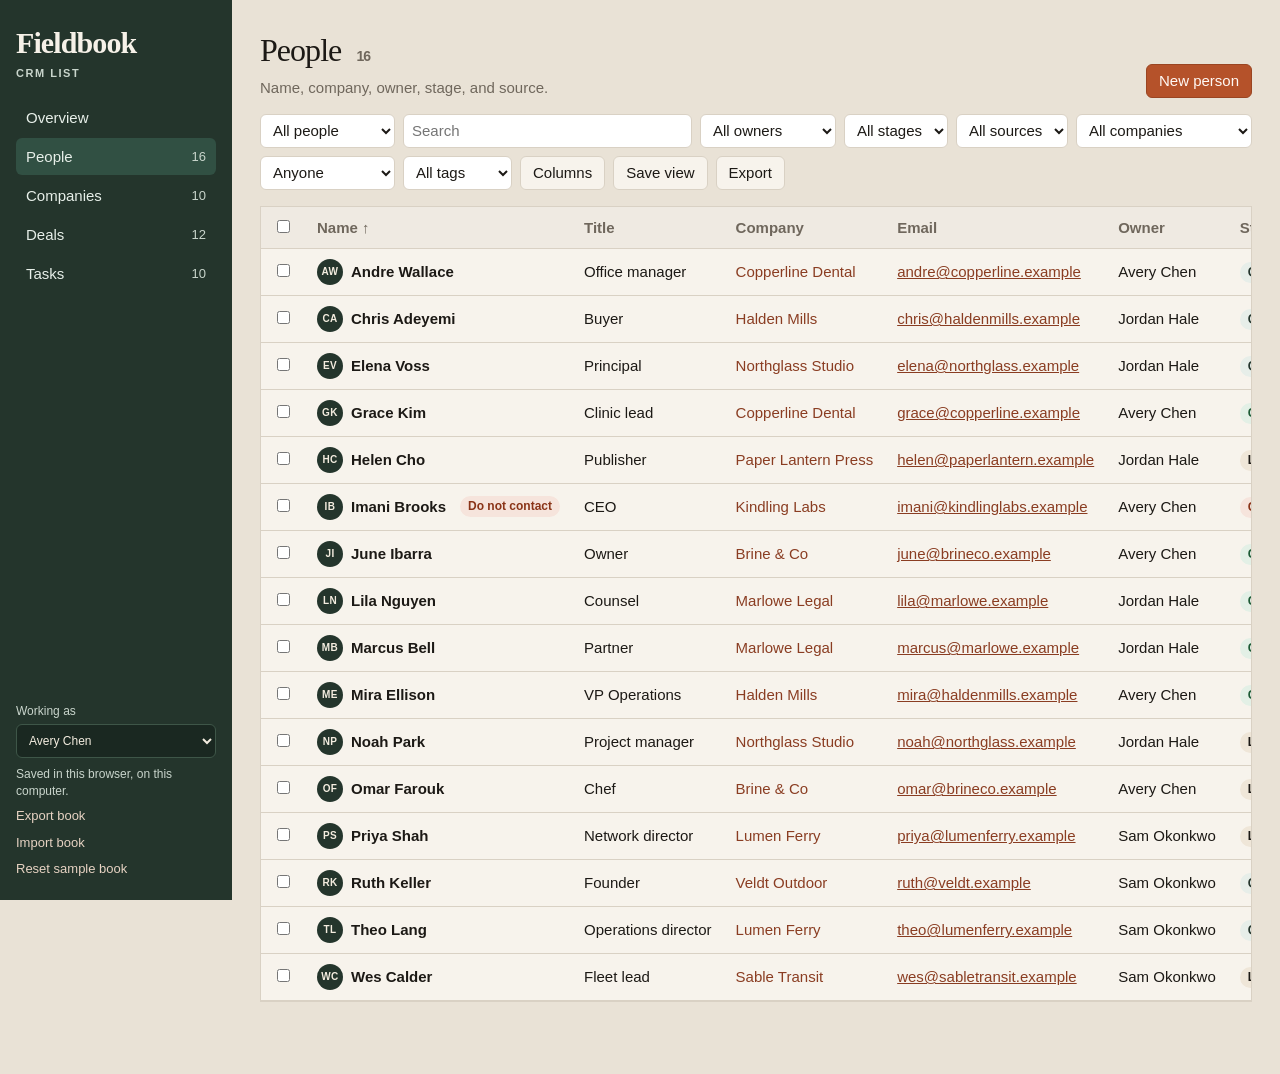
<file: crm/index.html>
<!DOCTYPE html>
<html lang="en">
<head>
  <meta charset="utf-8">
  <meta name="viewport" content="width=device-width, initial-scale=1">
  <title>Fieldbook</title>
  <link rel="icon" href="data:image/svg+xml,%3Csvg xmlns='http://www.w3.org/2000/svg' viewBox='0 0 32 32'%3E%3Crect width='32' height='32' rx='4' fill='%2324352c'/%3E%3Crect x='8' y='6' width='16' height='20' fill='none' stroke='%23f3ecdf' stroke-width='1.6'/%3E%3Cpath d='M11 12h10M11 16h10M11 20h6' stroke='%23e0b089' stroke-width='1.5'/%3E%3C/svg%3E">
  <style>
:root {
  --ink: #1c1915;
  --muted: #6f675c;
  --line: #d9d1c4;
  --paper: #f7f3ec;
  --page: #e9e2d6;
  --pine: #24352c;
  --pine-2: #315043;
  --chip: #efe6d8;
  --terracotta: #b5522a;
  --good-bg: #e3f0e6;
  --good: #1c5a34;
  --bad-bg: #f6e4dc;
  --bad: #8a3418;
  color: var(--ink);
  background: var(--page);
  font-family: "Source Sans 3", "Segoe UI", sans-serif;
  font-size: 15px;
  line-height: 1.4;
}

* { box-sizing: border-box; }
body { margin: 0; }
button, input, select, textarea { font: inherit; color: inherit; }
button { cursor: pointer; }
:focus-visible { outline: 2px solid var(--terracotta); outline-offset: 2px; }
a { color: #8a3d22; }

.shell {
  display: grid;
  grid-template-columns: 232px minmax(0, 1fr);
  min-height: 100vh;
}

.sidebar {
  position: sticky;
  top: 0;
  height: 100vh;
  display: flex;
  flex-direction: column;
  gap: 18px;
  padding: 22px 16px;
  background: var(--pine);
  color: #e7efe9;
}
.brand {
  margin: 0;
  font-family: "Source Serif 4", Georgia, serif;
  font-size: 30px;
  font-weight: 650;
  letter-spacing: -0.03em;
  color: #f6f1e8;
}
.brand small {
  display: block;
  margin-top: 2px;
  font-family: "Source Sans 3", sans-serif;
  font-size: 11px;
  font-weight: 700;
  letter-spacing: 0.14em;
  text-transform: uppercase;
  color: #c9d5cc;
}
.sidebar nav { display: flex; flex-direction: column; gap: 2px; }
.sidebar nav button {
  display: flex;
  justify-content: space-between;
  align-items: center;
  gap: 8px;
  width: 100%;
  padding: 8px 10px;
  border: 0;
  border-radius: 6px;
  background: transparent;
  color: inherit;
  text-align: left;
}
.sidebar nav button[aria-current="page"] { background: var(--pine-2); }
.nav-count { color: #c9d5cc; font-variant-numeric: tabular-nums; font-size: 13px; }
.side-foot { margin-top: auto; display: flex; flex-direction: column; gap: 8px; }
.side-foot label { display: flex; flex-direction: column; gap: 4px; font-size: 12px; color: #c9d5cc; }
.sidebar select,
.side-foot select {
  width: 100%;
  height: 34px;
  padding: 0 8px;
  border: 1px solid #3e5648;
  border-radius: 6px;
  background: #1a2821;
  color: #f3ecdf;
}
.storage { margin: 0; font-size: 12px; color: #c9d5cc; }
.side-foot button {
  padding: 0;
  border: 0;
  background: transparent;
  color: #e7d3c3;
  text-align: left;
  font-size: 13px;
}

main { padding: 28px 28px 72px; }
.page-head { display: flex; justify-content: space-between; align-items: flex-end; gap: 16px; }
h1 {
  margin: 0;
  font-family: "Source Serif 4", Georgia, serif;
  font-size: 32px;
  font-weight: 520;
  letter-spacing: -0.03em;
}
h1 .count {
  margin-left: 8px;
  font-family: "Source Sans 3", sans-serif;
  font-size: 14px;
  font-weight: 600;
  color: var(--muted);
}
.lede { margin: 4px 0 0; color: var(--muted); }
h2, h3 {
  margin: 0 0 8px;
  font-family: "Source Serif 4", Georgia, serif;
  font-weight: 560;
}
h2 { font-size: 22px; }
h3 { margin-top: 20px; font-size: 18px; }
.kicker {
  margin: 0;
  font-size: 11px;
  font-weight: 700;
  letter-spacing: 0.12em;
  text-transform: uppercase;
  color: var(--muted);
}

.btn {
  height: 34px;
  padding: 0 12px;
  border: 1px solid var(--line);
  border-radius: 6px;
  background: var(--paper);
}
.btn.primary { background: var(--terracotta); border-color: #9a4522; color: #fff8f4; }
.btn.danger { color: var(--bad); }
.btn.small { height: 30px; }

.toolbar { display: flex; flex-wrap: wrap; gap: 8px; align-items: center; margin: 16px 0; }
.toolbar input, .toolbar select, .fields input, .fields select, .modal input, .modal select, .modal textarea, .drawer input, .drawer select, .drawer textarea {
  height: 34px;
  padding: 0 8px;
  border: 1px solid var(--line);
  border-radius: 6px;
  background: #fff;
}
.toolbar .search { flex: 1 1 180px; min-width: 160px; }
.menu-wrap { position: relative; }
.popover {
  position: absolute;
  top: calc(100% + 6px);
  right: 0;
  z-index: 6;
  display: flex;
  flex-direction: column;
  gap: 6px;
  min-width: 190px;
  padding: 10px;
  border: 1px solid var(--line);
  border-radius: 8px;
  background: var(--paper);
}
.popover label { display: flex; gap: 8px; align-items: center; font-size: 13px; }

.segmented { display: inline-flex; overflow: hidden; border: 1px solid var(--line); border-radius: 6px; }
.segmented button { height: 34px; padding: 0 12px; border: 0; background: var(--paper); }
.segmented button[aria-pressed="true"] { background: var(--pine); color: #f6f1e8; }

.bulkbar {
  display: flex;
  flex-wrap: wrap;
  gap: 8px;
  align-items: center;
  margin-bottom: 8px;
  padding: 8px 10px;
  border-radius: 8px;
  background: var(--pine);
  color: #f3ecdf;
}
.bulkbar select { height: 30px; border: 0; border-radius: 6px; background: #f3ecdf; color: var(--ink); }
.bulkbar .btn { background: #f3ecdf; color: var(--ink); }

.table-wrap { overflow: auto; border: 1px solid var(--line); background: var(--paper); }
table { width: 100%; min-width: 760px; border-collapse: collapse; }
th, td { padding: 10px 12px; border-bottom: 1px solid var(--line); text-align: left; vertical-align: middle; white-space: nowrap; }
th { position: sticky; top: 0; z-index: 1; background: #efeae2; }
th button { padding: 0; border: 0; background: none; color: var(--muted); font-weight: 700; }
td.num, th.num { text-align: right; font-variant-numeric: tabular-nums; }
th.num button { width: 100%; text-align: right; }
th.check, td.check { width: 36px; }
tr:hover td { background: #f7f1e8; }
tr.is-selected td { background: #f3e6dc; }
tr.is-done td { color: var(--muted); }
tr.is-quiet .who { font-weight: 650; }
tr.is-overdue .due-cell, .overdue { color: var(--bad); font-weight: 700; }
.empty { padding: 28px 12px; color: var(--muted); text-align: left; }

.who { display: inline-flex; gap: 8px; align-items: center; font-weight: 650; }
.avatar {
  display: inline-grid;
  place-items: center;
  width: 26px;
  height: 26px;
  border-radius: 50%;
  background: var(--pine);
  color: #f3ecdf;
  font-size: 10px;
  letter-spacing: 0.04em;
}
button.linkish { padding: 0; border: 0; background: none; color: #8a3d22; text-align: left; }
button.linkish:hover { text-decoration: underline; }
.pill {
  display: inline-flex;
  padding: 2px 8px;
  border-radius: 99px;
  background: var(--chip);
  font-size: 12px;
  font-weight: 650;
}
.pill-customer, .pill-won { background: var(--good-bg); color: var(--good); }
.pill-churned, .pill-lost, .pill-quiet { background: var(--bad-bg); color: var(--bad); }
.who .pill { margin-left: 6px; }
.pill-qualified, .pill-proposal, .pill-negotiation, .pill-new { background: #e7eee9; color: var(--pine); }
.tag {
  display: inline-flex;
  margin: 0 4px 2px 0;
  padding: 1px 6px;
  border-radius: 99px;
  background: var(--chip);
  font-size: 12px;
}

.stats { display: grid; grid-template-columns: repeat(4, minmax(0, 1fr)); gap: 12px; margin-top: 18px; }
.stats article, .panel { border: 1px solid var(--line); background: var(--paper); padding: 14px 16px; }
.stat {
  margin: 4px 0;
  font-family: "Source Serif 4", Georgia, serif;
  font-size: 28px;
  font-variant-numeric: tabular-nums;
  letter-spacing: -0.03em;
}
.sub { margin: 0; color: var(--muted); font-size: 13px; }
.split { display: grid; grid-template-columns: minmax(0, 1.4fr) minmax(260px, 0.8fr); gap: 16px; margin-top: 16px; }
.bars { display: flex; flex-direction: column; gap: 8px; }
.bar-row { display: grid; grid-template-columns: 104px minmax(0, 1fr) 76px; gap: 8px; align-items: center; font-size: 13px; }
.bar-row button { padding: 0; border: 0; background: none; text-align: left; }
.track { height: 8px; background: #e4dcd0; }
.track span { display: block; height: 100%; background: var(--pine); }
.track.won span { background: var(--good); }
.task-line, .feed-item { display: flex; justify-content: space-between; gap: 12px; padding: 8px 0; border-top: 1px solid var(--line); }
.task-line button.subject, .feed-item button { padding: 0; border: 0; background: none; text-align: left; }
.feed { margin-top: 16px; }

.board { display: flex; gap: 12px; overflow-x: auto; padding-bottom: 8px; }
.column { width: 230px; flex: none; padding: 8px; border-radius: 8px; background: #e4dcd0; }
.column.drop-target { outline: 2px solid var(--terracotta); }
.column header { display: flex; justify-content: space-between; gap: 8px; padding: 4px 4px 8px; font-size: 13px; }
.deal-card { margin-bottom: 8px; padding: 10px; border: 1px solid var(--line); background: var(--paper); cursor: grab; }
.deal-card strong, .deal-card span { display: block; }
.deal-card .money { margin-top: 6px; font-variant-numeric: tabular-nums; font-weight: 700; }
.deal-card .reason { color: var(--bad); font-size: 12px; font-weight: 650; }
.deal-card .meta, .meta { color: var(--muted); font-size: 12px; }

.scrim { position: fixed; inset: 0; z-index: 20; border: 0; background: rgba(28, 25, 21, 0.32); }
.drawer {
  position: fixed;
  top: 0;
  right: 0;
  bottom: 0;
  z-index: 21;
  width: min(440px, 100%);
  overflow: auto;
  padding: 20px 20px 40px;
  border-left: 1px solid var(--line);
  background: var(--paper);
}
.drawer-top, .modal-actions, .activity-row { display: flex; gap: 8px; align-items: center; }
.drawer-top { justify-content: space-between; }
.fields { display: grid; grid-template-columns: 1fr 1fr; gap: 10px; margin-top: 12px; }
.fields label, .activity-row label, .stack-label { display: flex; flex-direction: column; gap: 4px; color: var(--muted); font-size: 12px; }
.span-2 { grid-column: span 2; }
label.checkline { flex-direction: row; align-items: center; color: var(--ink); font-size: 14px; }
.drawer textarea, .modal textarea { height: auto; min-height: 72px; padding: 8px; }
.tagset { display: flex; flex-wrap: wrap; gap: 6px; }
.tagset button { padding: 3px 8px; border: 1px solid var(--line); border-radius: 99px; background: transparent; font-size: 12px; }
.tagset button[aria-pressed="true"] { border-color: var(--pine); background: var(--pine); color: #f6f1e8; }
.lbl { color: var(--muted); font-size: 12px; }
.note { padding: 8px 0; border-top: 1px solid var(--line); }
.note p { margin: 0; white-space: pre-wrap; }
.form-error { margin: 0 0 8px; color: var(--bad); font-size: 13px; }
.quiet-note { margin: 12px 0 0; color: var(--bad); font-size: 14px; }
.lines { display: flex; flex-direction: column; gap: 8px; margin-top: 6px; }
.line { display: grid; grid-template-columns: minmax(0, 1.4fr) 72px 96px 34px; gap: 6px; align-items: center; }
.line input { width: 100%; }
.line button { height: 34px; border: 1px solid var(--line); border-radius: 6px; background: var(--paper); }
.history { margin: 0; padding: 0; list-style: none; }
.history li { padding: 8px 0; border-top: 1px solid var(--line); }
.history p { margin: 0; }
.modal {
  position: fixed;
  top: 50%;
  left: 50%;
  z-index: 31;
  width: min(560px, calc(100% - 32px));
  max-height: calc(100vh - 48px);
  overflow: auto;
  padding: 20px;
  border: 1px solid var(--line);
  background: var(--paper);
  transform: translate(-50%, -50%);
}
.modal .scrim, .modal-scrim { z-index: 30; }
.modal-actions { margin-top: 14px; }
.activity-row { flex-wrap: wrap; margin: 8px 0; }
.activity-row input { flex: 1; min-width: 140px; }

@media (max-width: 900px) {
  .shell { grid-template-columns: 1fr; }
  .sidebar { position: sticky; top: 0; z-index: 5; height: auto; }
  .sidebar nav { flex-direction: row; overflow-x: auto; }
  .sidebar nav button { width: auto; white-space: nowrap; }
  .side-foot { flex-direction: row; flex-wrap: wrap; align-items: end; margin-top: 8px; }
  .side-foot label { flex: 1 1 140px; }
  .storage { display: none; }
  .stats, .split, .fields { grid-template-columns: 1fr 1fr; }
  .span-2 { grid-column: auto; }
  main { padding: 18px 14px 48px; }
  h1 { font-size: 28px; }
}
@media (max-width: 640px) {
  .stats, .fields, .split { grid-template-columns: 1fr; }
}

  </style>
</head>
<body>
  <div id="app"></div>
  <script>
/* Fieldbook — a local CRM list. Open index.html, or run open-fieldbook. */
const STORAGE_KEY = "fieldbook.v1";
const OWNERS = ["Avery Chen", "Jordan Hale", "Sam Okonkwo"];
const CONTACT_STAGES = ["Lead", "Qualified", "Customer", "Churned"];
const SOURCES = ["Inbound", "Outbound", "Referral", "Event", "Partner"];
const TAGS = ["Priority", "Champion", "Renewal", "Partner", "Newsletter"];
const SIZES = ["1–10", "11–50", "51–200", "201–1,000"];
const INDUSTRIES = ["Manufacturing", "Architecture", "Food", "Logistics", "Publishing", "Healthcare", "Retail", "Legal", "Software", "Transportation"];
const TASK_TYPES = ["Call", "Email", "Meeting", "Task"];
const LOST_REASONS = ["Price", "Timing", "Competitor", "No budget", "No decision", "Other"];
const DEAL_STAGES = [
  { id: "new", label: "New", probability: 10 },
  { id: "qualified", label: "Qualified", probability: 25 },
  { id: "proposal", label: "Proposal", probability: 50 },
  { id: "negotiation", label: "Negotiation", probability: 75 },
  { id: "won", label: "Won", probability: 100 },
  { id: "lost", label: "Lost", probability: 0 },
];
const DEFAULT_COLUMNS = {
  people: ["name", "title", "company", "email", "owner", "stage", "source", "tags", "last"],
  companies: ["name", "domain", "industry", "size", "city", "owner", "people", "pipeline"],
  deals: ["name", "company", "amount", "stage", "lostReason", "probability", "close", "owner"],
  tasks: ["due", "type", "subject", "related", "owner", "status"],
};
const BUILTINS = {
  people: [
    { id: "all", name: "All people" },
    { id: "mine", name: "My book", filters: { owner: "__me__" } },
    { id: "customers", name: "Customers", filters: { stage: "Customer" } },
    { id: "leads", name: "Open leads", filters: { stage: "Lead" } },
    { id: "quiet", name: "Do not contact", filters: { reach: "yes" } },
  ],
  companies: [
    { id: "all", name: "All companies" },
    { id: "mine", name: "My companies", filters: { owner: "__me__" } },
  ],
  deals: [
    { id: "open", name: "Open pipeline", filters: { status: "open" } },
    { id: "mine", name: "My open deals", filters: { owner: "__me__", status: "open" } },
    { id: "won", name: "Won", filters: { status: "won" } },
    { id: "all", name: "All deals", filters: { status: "all" } },
  ],
  tasks: [
    { id: "open", name: "Open tasks", filters: { status: "open" } },
    { id: "mine", name: "My tasks", filters: { owner: "__me__", status: "open" } },
    { id: "overdue", name: "Overdue", filters: { status: "overdue" } },
    { id: "all", name: "All tasks", filters: { status: "all" } },
  ],
};

let memoryOnly = false;
let state;

function esc(value) {
  return String(value ?? "").replace(/[&<>"']/g, (ch) => ({
    "&": "&amp;", "<": "&lt;", ">": "&gt;", '"': "&quot;", "'": "&#39;",
  }[ch]));
}
function uid(prefix) {
  return `${prefix}_${Math.random().toString(36).slice(2, 8)}${Date.now().toString(36).slice(-3)}`;
}
function todayISO() {
  const now = new Date();
  const local = new Date(now.getTime() - now.getTimezoneOffset() * 60000);
  return local.toISOString().slice(0, 10);
}
function dayOffset(days) {
  const date = new Date();
  date.setHours(12, 0, 0, 0);
  date.setDate(date.getDate() + days);
  const local = new Date(date.getTime() - date.getTimezoneOffset() * 60000);
  return local.toISOString().slice(0, 10);
}
function stamp(days) {
  return `${dayOffset(days)}T16:00:00.000Z`;
}
function money(amount) {
  return new Intl.NumberFormat("en-US", { style: "currency", currency: "USD", maximumFractionDigits: 0 }).format(Number(amount) || 0);
}
function fmtDate(iso) {
  if (!iso) return "—";
  const [year, month, day] = String(iso).slice(0, 10).split("-").map(Number);
  if (!year || !month || !day) return "—";
  return new Date(year, month - 1, day).toLocaleDateString("en-US", { month: "short", day: "numeric", year: "numeric" });
}
function initials(name) {
  return String(name || "?").split(/\s+/).slice(0, 2).map((part) => part[0] || "").join("").toUpperCase();
}
function blob(parts) {
  return parts.filter(Boolean).join(" ").toLowerCase();
}
function withCurrent(list, current) {
  if (current && !list.includes(current)) return [current, ...list];
  return list;
}
function selectOptions(pairs, selected) {
  return pairs.map(([value, label]) => `<option value="${esc(value)}"${String(value) === String(selected ?? "") ? " selected" : ""}>${esc(label)}</option>`).join("");
}
function stageLabel(id) {
  return DEAL_STAGES.find((stage) => stage.id === id)?.label || id || "—";
}
function stageProb(id) {
  return DEAL_STAGES.find((stage) => stage.id === id)?.probability ?? 0;
}
function pill(value) {
  const key = String(value || "").toLowerCase().replace(/[^a-z]/g, "");
  return `<span class="pill pill-${key}">${esc(value || "—")}</span>`;
}
function typeLabel(type) {
  return { person: "Person", company: "Company", deal: "Deal", task: "Task" }[type] || "Record";
}
function viewType(view) {
  return { people: "person", companies: "company", deals: "deal", tasks: "task" }[view];
}
function isListView(view) {
  return ["people", "companies", "deals", "tasks"].includes(view);
}

function collection(type) {
  if (type === "person") return state.people;
  if (type === "company") return state.companies;
  if (type === "deal") return state.deals;
  if (type === "task") return state.tasks;
  return null;
}
function getRecord(type, id) {
  return (collection(type) || []).find((row) => row.id === id) || null;
}
function companyName(id) {
  return state.companies.find((company) => company.id === id)?.name || "";
}
function personName(id) {
  return state.people.find((person) => person.id === id)?.name || "";
}
function dealPeople(deal) {
  const ids = [];
  if (deal?.contactId) ids.push(deal.contactId);
  (deal?.contactIds || []).forEach((id) => { if (id && !ids.includes(id)) ids.push(id); });
  return ids;
}
function lineTotal(deal) {
  return (deal?.lines || []).reduce((total, line) => total + (Number(line.qty) || 0) * (Number(line.price) || 0), 0);
}
function syncDealMoney(deal) {
  if ((deal?.lines || []).length) deal.amount = lineTotal(deal);
}
function setPrimaryContact(deal, id) {
  const others = dealPeople(deal).filter((item) => item !== id);
  deal.contactId = id;
  deal.contactIds = id ? [id, ...others] : others;
}
function rememberStage(record, from, to) {
  if (String(from ?? "") === String(to ?? "")) return;
  record.stageHistory = Array.isArray(record.stageHistory) ? record.stageHistory : [];
  record.stageHistory.unshift({ at: new Date().toISOString(), from: from || "", to: to || "", by: state.currentUser });
}
function normalizePerson(person) {
  person.doNotContact = !!person.doNotContact;
  person.tags = Array.isArray(person.tags) ? person.tags : [];
  person.notes = Array.isArray(person.notes) ? person.notes : [];
  person.stageHistory = Array.isArray(person.stageHistory) ? person.stageHistory : [];
  return person;
}
function normalizeDeal(deal) {
  deal.tags = Array.isArray(deal.tags) ? deal.tags : [];
  deal.notes = Array.isArray(deal.notes) ? deal.notes : [];
  deal.lines = Array.isArray(deal.lines) ? deal.lines.filter((line) => line && line.id).map((line) => ({
    id: String(line.id),
    name: String(line.name || ""),
    qty: Math.max(0, Number(line.qty) || 0),
    price: Math.max(0, Number(line.price) || 0),
  })) : [];
  deal.lostReason = LOST_REASONS.includes(deal.lostReason) ? deal.lostReason : "";
  deal.stageHistory = Array.isArray(deal.stageHistory) ? deal.stageHistory : [];
  const ids = [];
  if (deal.contactId) ids.push(deal.contactId);
  (Array.isArray(deal.contactIds) ? deal.contactIds : []).forEach((id) => { if (id && !ids.includes(id)) ids.push(id); });
  deal.contactIds = ids;
  deal.contactId = ids[0] || "";
  syncDealMoney(deal);
  return deal;
}
function recordTitle(type, id) {
  const record = getRecord(type, id);
  return record?.name || record?.subject || "";
}
function openDeals(rows = state.deals) {
  return rows.filter((deal) => deal.stage !== "won" && deal.stage !== "lost");
}
function sumAmount(rows) {
  return rows.reduce((total, deal) => total + (Number(deal.amount) || 0), 0);
}
function weighted(rows) {
  return rows.reduce((total, deal) => total + (Number(deal.amount) || 0) * ((Number(deal.probability) || 0) / 100), 0);
}
function peopleAt(companyId) {
  return state.people.filter((person) => person.companyId === companyId);
}
function pipelineAt(companyId) {
  return openDeals(state.deals.filter((deal) => deal.companyId === companyId));
}
function lastTouch(type, id) {
  const record = getRecord(type, id);
  const times = [];
  if (record?.createdAt) times.push(record.createdAt);
  (record?.notes || []).forEach((note) => times.push(note.at));
  state.tasks.forEach((task) => {
    if (task.relatedType === type && task.relatedId === id && task.createdAt) times.push(task.createdAt);
  });
  times.sort();
  return times.at(-1) || "";
}
function defaultFilters(object) {
  if (object === "people") return { q: "", owner: "", stage: "", source: "", company: "", tag: "", reach: "", viewId: "all" };
  if (object === "companies") return { q: "", owner: "", industry: "", tag: "", viewId: "all" };
  if (object === "deals") return { q: "", owner: "", stage: "", tag: "", status: "open", viewId: "open" };
  return { q: "", owner: "", type: "", status: "open", viewId: "open" };
}
function defaultUi() {
  return {
    view: "people",
    dealMode: "list",
    drawer: null,
    filters: {
      people: defaultFilters("people"),
      companies: defaultFilters("companies"),
      deals: defaultFilters("deals"),
      tasks: defaultFilters("tasks"),
    },
    sort: {
      people: { key: "name", dir: "asc" },
      companies: { key: "name", dir: "asc" },
      deals: { key: "amount", dir: "desc" },
      tasks: { key: "due", dir: "asc" },
    },
    columns: {
      people: DEFAULT_COLUMNS.people.slice(),
      companies: DEFAULT_COLUMNS.companies.slice(),
      deals: DEFAULT_COLUMNS.deals.slice(),
      tasks: DEFAULT_COLUMNS.tasks.slice(),
    },
  };
}
function cleanCols(object, keys) {
  const allowed = new Set(COLUMN_DEFS[object].map((column) => column.key));
  const locks = COLUMN_DEFS[object].filter((column) => column.lock).map((column) => column.key);
  const picked = Array.isArray(keys) ? keys.filter((key) => allowed.has(key)) : [];
  const base = picked.length ? picked : DEFAULT_COLUMNS[object];
  return Array.from(new Set([...locks, ...base]));
}
function freshUi(saved) {
  const base = defaultUi();
  return {
    view: isListView(saved?.view) || saved?.view === "overview" ? saved.view : base.view,
    dealMode: saved?.dealMode === "board" ? "board" : "list",
    drawer: saved?.drawer || null,
    filters: {
      people: { ...base.filters.people, ...(saved?.filters?.people || {}) },
      companies: { ...base.filters.companies, ...(saved?.filters?.companies || {}) },
      deals: { ...base.filters.deals, ...(saved?.filters?.deals || {}) },
      tasks: { ...base.filters.tasks, ...(saved?.filters?.tasks || {}) },
    },
    sort: {
      people: { ...base.sort.people, ...(saved?.sort?.people || {}) },
      companies: { ...base.sort.companies, ...(saved?.sort?.companies || {}) },
      deals: { ...base.sort.deals, ...(saved?.sort?.deals || {}) },
      tasks: { ...base.sort.tasks, ...(saved?.sort?.tasks || {}) },
    },
    columns: {
      people: cleanCols("people", saved?.columns?.people || base.columns.people),
      companies: cleanCols("companies", saved?.columns?.companies || base.columns.companies),
      deals: cleanCols("deals", saved?.columns?.deals || base.columns.deals),
      tasks: cleanCols("tasks", saved?.columns?.tasks || base.columns.tasks),
    },
    columnsOpen: false,
    saveOpen: false,
    selection: [],
    modal: null,
    draft: null,
    noteDraft: "",
    activityDraft: { type: "Call", subject: "", due: todayISO() },
    activityError: "",
    formError: "",
  };
}

const COLUMN_DEFS = {
  people: [
    { key: "name", label: "Name", lock: true, text: (row) => row.name, render: (row) => `<span class="who"><span class="avatar">${esc(initials(row.name))}</span>${esc(row.name)}${row.doNotContact ? `<span class="pill pill-quiet">Do not contact</span>` : ""}</span>` },
    { key: "title", label: "Title", text: (row) => row.title, render: (row) => esc(row.title || "—") },
    { key: "company", label: "Company", text: (row) => companyName(row.companyId), render: (row) => row.companyId ? `<button type="button" class="linkish" data-action="open-record" data-type="company" data-id="${esc(row.companyId)}">${esc(companyName(row.companyId) || "Company")}</button>` : "—" },
    { key: "email", label: "Email", text: (row) => row.email, render: (row) => row.email ? `<a href="mailto:${esc(row.email)}">${esc(row.email)}</a>` : "—" },
    { key: "phone", label: "Phone", text: (row) => row.phone, render: (row) => row.phone ? `<a href="tel:${esc(row.phone)}">${esc(row.phone)}</a>` : "—" },
    { key: "owner", label: "Owner", text: (row) => row.owner, render: (row) => esc(row.owner || "—") },
    { key: "stage", label: "Stage", text: (row) => row.stage, render: (row) => pill(row.stage) },
    { key: "source", label: "Source", text: (row) => row.source, render: (row) => esc(row.source || "—") },
    { key: "tags", label: "Tags", text: (row) => (row.tags || []).join(", "), render: (row) => (row.tags || []).map((tag) => `<span class="tag">${esc(tag)}</span>`).join("") || "—" },
    { key: "last", label: "Last activity", text: (row) => lastTouch("person", row.id), render: (row) => esc(fmtDate(lastTouch("person", row.id))) },
  ],
  companies: [
    { key: "name", label: "Name", lock: true, text: (row) => row.name, render: (row) => `<span class="who"><span class="avatar">${esc(initials(row.name))}</span>${esc(row.name)}</span>` },
    { key: "domain", label: "Domain", text: (row) => row.domain, render: (row) => esc(row.domain || "—") },
    { key: "industry", label: "Industry", text: (row) => row.industry, render: (row) => esc(row.industry || "—") },
    { key: "size", label: "Size", text: (row) => row.size, render: (row) => esc(row.size || "—") },
    { key: "city", label: "City", text: (row) => row.city, render: (row) => esc(row.city || "—") },
    { key: "owner", label: "Owner", text: (row) => row.owner, render: (row) => esc(row.owner || "—") },
    { key: "people", label: "People", num: true, text: (row) => peopleAt(row.id).length, render: (row) => String(peopleAt(row.id).length) },
    { key: "pipeline", label: "Open pipeline", num: true, text: (row) => sumAmount(pipelineAt(row.id)), render: (row) => money(sumAmount(pipelineAt(row.id))) },
  ],
  deals: [
    { key: "name", label: "Deal", lock: true, text: (row) => row.name, render: (row) => `<strong>${esc(row.name)}</strong>` },
    { key: "company", label: "Company", text: (row) => companyName(row.companyId), render: (row) => row.companyId ? `<button type="button" class="linkish" data-action="open-record" data-type="company" data-id="${esc(row.companyId)}">${esc(companyName(row.companyId) || "Company")}</button>` : "—" },
    { key: "contact", label: "Contact", text: (row) => dealPeople(row).map(personName).filter(Boolean).join(", "), render: (row) => dealPeople(row).map((id) => personName(id) ? `<button type="button" class="linkish" data-action="open-record" data-type="person" data-id="${esc(id)}">${esc(personName(id))}</button>` : "").filter(Boolean).join(", ") || "—" },
    { key: "amount", label: "Amount", num: true, text: (row) => Number(row.amount) || 0, render: (row) => money(row.amount) },
    { key: "stage", label: "Stage", text: (row) => stageLabel(row.stage), render: (row) => pill(stageLabel(row.stage)) },
    { key: "lostReason", label: "Lost reason", text: (row) => row.stage === "lost" ? (row.lostReason || "Needs a reason") : "", render: (row) => row.stage === "lost" ? esc(row.lostReason || "Needs a reason") : "—" },
    { key: "probability", label: "Probability", num: true, text: (row) => Number(row.probability) || 0, render: (row) => `${Number(row.probability) || 0}%` },
    { key: "close", label: "Close date", text: (row) => row.close || "", render: (row) => esc(fmtDate(row.close)) },
    { key: "owner", label: "Owner", text: (row) => row.owner, render: (row) => esc(row.owner || "—") },
    { key: "tags", label: "Tags", text: (row) => (row.tags || []).join(", "), render: (row) => (row.tags || []).map((tag) => `<span class="tag">${esc(tag)}</span>`).join("") || "—" },
  ],
  tasks: [
    { key: "due", label: "Due", text: (row) => row.due || "9999-99-99", render: (row) => esc(fmtDate(row.due)) },
    { key: "type", label: "Type", text: (row) => row.type, render: (row) => esc(row.type || "—") },
    { key: "subject", label: "Subject", lock: true, text: (row) => row.subject, render: (row) => esc(row.subject || "—") },
    { key: "related", label: "Related", text: (row) => recordTitle(row.relatedType, row.relatedId), render: (row) => row.relatedId ? `<button type="button" class="linkish" data-action="open-record" data-type="${esc(row.relatedType)}" data-id="${esc(row.relatedId)}">${esc(recordTitle(row.relatedType, row.relatedId) || "Record")}</button>` : "—" },
    { key: "owner", label: "Owner", text: (row) => row.owner, render: (row) => esc(row.owner || "—") },
    { key: "status", label: "Status", text: (row) => row.done ? "Done" : "Open", render: (row) => `<button type="button" class="btn small" data-action="toggle-task" data-id="${esc(row.id)}">${row.done ? "Done" : "Open"}</button>` },
  ],
};

function activeColumns(object) {
  const picked = new Set(state.ui.columns[object] || []);
  return COLUMN_DEFS[object].filter((column) => column.lock || picked.has(column.key));
}
function sortRows(rows, object) {
  const sort = state.ui.sort[object];
  const column = COLUMN_DEFS[object].find((item) => item.key === sort.key) || COLUMN_DEFS[object][0];
  const dir = sort.dir === "desc" ? -1 : 1;
  return rows.slice().sort((a, b) => {
    const left = column.text(a);
    const right = column.text(b);
    if (typeof left === "number" && typeof right === "number") return (left - right) * dir;
    return String(left ?? "").localeCompare(String(right ?? ""), undefined, { numeric: true, sensitivity: "base" }) * dir;
  });
}
function matchesQuery(haystack, query) {
  const needle = String(query || "").trim().toLowerCase();
  if (!needle) return true;
  return haystack.includes(needle);
}
function query(object) {
  const filters = state.ui.filters[object];
  let rows = state[object].slice();
  if (object === "people") {
    rows = rows.filter((row) => (
      (!filters.owner || row.owner === filters.owner) &&
      (!filters.stage || row.stage === filters.stage) &&
      (!filters.source || row.source === filters.source) &&
      (!filters.company || row.companyId === filters.company) &&
      (!filters.tag || (row.tags || []).includes(filters.tag)) &&
      (filters.reach !== "yes" || row.doNotContact) &&
      (filters.reach !== "no" || !row.doNotContact) &&
      matchesQuery(blob([row.name, row.title, row.email, row.phone, companyName(row.companyId), ...(row.tags || [])]), filters.q)
    ));
  } else if (object === "companies") {
    rows = rows.filter((row) => (
      (!filters.owner || row.owner === filters.owner) &&
      (!filters.industry || row.industry === filters.industry) &&
      (!filters.tag || (row.tags || []).includes(filters.tag)) &&
      matchesQuery(blob([row.name, row.domain, row.city, row.industry, ...(row.tags || [])]), filters.q)
    ));
  } else if (object === "deals") {
    rows = rows.filter((row) => {
      if (filters.status === "open" && (row.stage === "won" || row.stage === "lost")) return false;
      if (filters.status === "won" && row.stage !== "won") return false;
      if (filters.status === "lost" && row.stage !== "lost") return false;
      if (filters.stage && row.stage !== filters.stage) return false;
      if (filters.owner && row.owner !== filters.owner) return false;
      if (filters.tag && !(row.tags || []).includes(filters.tag)) return false;
      return matchesQuery(blob([row.name, companyName(row.companyId), ...dealPeople(row).map(personName), ...(row.lines || []).map((line) => line.name), row.lostReason, ...(row.tags || [])]), filters.q);
    });
  } else {
    rows = rows.filter((row) => {
      if (filters.status === "open" && row.done) return false;
      if (filters.status === "done" && !row.done) return false;
      if (filters.status === "overdue" && (row.done || !row.due || row.due >= todayISO())) return false;
      if (filters.owner && row.owner !== filters.owner) return false;
      if (filters.type && row.type !== filters.type) return false;
      return matchesQuery(blob([row.subject, row.type, row.note, recordTitle(row.relatedType, row.relatedId)]), filters.q);
    });
  }
  return sortRows(rows, object);
}

function note(id, body, author, days) {
  return { id, body, author, at: stamp(days) };
}
function seed() {
  const companies = [
    { id: "c1", name: "Halden Mills", domain: "haldenmills.example", industry: "Manufacturing", size: "51–200", city: "Portland", owner: "Avery Chen", tags: ["Renewal"], notes: [note("nc1", "Renews the cloth contract every March.", "Avery Chen", -12)], createdAt: stamp(-80) },
    { id: "c2", name: "Northglass Studio", domain: "northglass.example", industry: "Architecture", size: "11–50", city: "Seattle", owner: "Jordan Hale", tags: ["Priority"], notes: [], createdAt: stamp(-70) },
    { id: "c3", name: "Brine & Co", domain: "brineco.example", industry: "Food", size: "11–50", city: "Oakland", owner: "Avery Chen", tags: ["Champion"], notes: [], createdAt: stamp(-60) },
    { id: "c4", name: "Lumen Ferry", domain: "lumenferry.example", industry: "Logistics", size: "201–1,000", city: "Chicago", owner: "Sam Okonkwo", tags: ["Priority"], notes: [note("nc4", "West coast lanes are the budget they will actually spend.", "Sam Okonkwo", -4)], createdAt: stamp(-55) },
    { id: "c5", name: "Paper Lantern Press", domain: "paperlantern.example", industry: "Publishing", size: "1–10", city: "Brooklyn", owner: "Jordan Hale", tags: [], notes: [], createdAt: stamp(-40) },
    { id: "c6", name: "Copperline Dental", domain: "copperline.example", industry: "Healthcare", size: "51–200", city: "Austin", owner: "Avery Chen", tags: [], notes: [], createdAt: stamp(-36) },
    { id: "c7", name: "Veldt Outdoor", domain: "veldt.example", industry: "Retail", size: "51–200", city: "Denver", owner: "Sam Okonkwo", tags: ["Partner"], notes: [], createdAt: stamp(-33) },
    { id: "c8", name: "Marlowe Legal", domain: "marlowe.example", industry: "Legal", size: "11–50", city: "Boston", owner: "Jordan Hale", tags: ["Champion"], notes: [], createdAt: stamp(-28) },
    { id: "c9", name: "Kindling Labs", domain: "kindlinglabs.example", industry: "Software", size: "11–50", city: "San Francisco", owner: "Avery Chen", tags: [], notes: [], createdAt: stamp(-24) },
    { id: "c10", name: "Sable Transit", domain: "sabletransit.example", industry: "Transportation", size: "201–1,000", city: "Minneapolis", owner: "Sam Okonkwo", tags: [], notes: [], createdAt: stamp(-18) },
  ];
  const people = [
    { id: "p1", name: "Mira Ellison", title: "VP Operations", email: "mira@haldenmills.example", phone: "(503) 555-0148", companyId: "c1", owner: "Avery Chen", stage: "Customer", source: "Referral", tags: ["Champion"], doNotContact: false, stageHistory: [{ at: stamp(-40), from: "Qualified", to: "Customer", by: "Avery Chen" }, { at: stamp(-60), from: "Lead", to: "Qualified", by: "Avery Chen" }], notes: [note("np1", "Wants the spring price before she takes it to the mill.", "Avery Chen", -2)], createdAt: stamp(-75) },
    { id: "p2", name: "Chris Adeyemi", title: "Buyer", email: "chris@haldenmills.example", phone: "(503) 555-0172", companyId: "c1", owner: "Jordan Hale", stage: "Qualified", source: "Outbound", tags: [], notes: [], createdAt: stamp(-20) },
    { id: "p3", name: "Elena Voss", title: "Principal", email: "elena@northglass.example", phone: "(206) 555-0114", companyId: "c2", owner: "Jordan Hale", stage: "Qualified", source: "Inbound", tags: ["Priority"], notes: [], createdAt: stamp(-48) },
    { id: "p4", name: "Noah Park", title: "Project manager", email: "noah@northglass.example", phone: "(206) 555-0190", companyId: "c2", owner: "Jordan Hale", stage: "Lead", source: "Event", tags: [], notes: [], createdAt: stamp(-15) },
    { id: "p5", name: "June Ibarra", title: "Owner", email: "june@brineco.example", phone: "(510) 555-0166", companyId: "c3", owner: "Avery Chen", stage: "Customer", source: "Referral", tags: ["Champion", "Newsletter"], notes: [], createdAt: stamp(-58) },
    { id: "p6", name: "Theo Lang", title: "Operations director", email: "theo@lumenferry.example", phone: "(312) 555-0108", companyId: "c4", owner: "Sam Okonkwo", stage: "Qualified", source: "Outbound", tags: ["Priority"], notes: [], createdAt: stamp(-42) },
    { id: "p7", name: "Priya Shah", title: "Network director", email: "priya@lumenferry.example", phone: "(312) 555-0133", companyId: "c4", owner: "Sam Okonkwo", stage: "Lead", source: "Partner", tags: [], notes: [], createdAt: stamp(-9) },
    { id: "p8", name: "Helen Cho", title: "Publisher", email: "helen@paperlantern.example", phone: "(718) 555-0181", companyId: "c5", owner: "Jordan Hale", stage: "Lead", source: "Inbound", tags: ["Newsletter"], notes: [], createdAt: stamp(-11) },
    { id: "p9", name: "Andre Wallace", title: "Office manager", email: "andre@copperline.example", phone: "(512) 555-0127", companyId: "c6", owner: "Avery Chen", stage: "Qualified", source: "Event", tags: [], notes: [], createdAt: stamp(-21) },
    { id: "p10", name: "Ruth Keller", title: "Founder", email: "ruth@veldt.example", phone: "(303) 555-0155", companyId: "c7", owner: "Sam Okonkwo", stage: "Qualified", source: "Referral", tags: ["Partner"], notes: [], createdAt: stamp(-19) },
    { id: "p11", name: "Marcus Bell", title: "Partner", email: "marcus@marlowe.example", phone: "(617) 555-0194", companyId: "c8", owner: "Jordan Hale", stage: "Customer", source: "Partner", tags: ["Champion"], notes: [note("np11", "Retainer is signed. Introduce Lila before the next matter.", "Jordan Hale", -6)], createdAt: stamp(-27) },
    { id: "p12", name: "Imani Brooks", title: "CEO", email: "imani@kindlinglabs.example", phone: "(415) 555-0102", companyId: "c9", owner: "Avery Chen", stage: "Churned", source: "Outbound", tags: [], doNotContact: true, stageHistory: [{ at: stamp(-4), from: "Customer", to: "Churned", by: "Avery Chen" }], notes: [note("np12", "Asked not to be called or emailed after the pilot ended.", "Avery Chen", -4)], createdAt: stamp(-22) },
    { id: "p13", name: "Wes Calder", title: "Fleet lead", email: "wes@sabletransit.example", phone: "(612) 555-0177", companyId: "c10", owner: "Sam Okonkwo", stage: "Lead", source: "Inbound", tags: [], notes: [], createdAt: stamp(-8) },
    { id: "p14", name: "Lila Nguyen", title: "Counsel", email: "lila@marlowe.example", phone: "(617) 555-0140", companyId: "c8", owner: "Jordan Hale", stage: "Customer", source: "Referral", tags: [], notes: [], createdAt: stamp(-7) },
    { id: "p15", name: "Omar Farouk", title: "Chef", email: "omar@brineco.example", phone: "(510) 555-0188", companyId: "c3", owner: "Avery Chen", stage: "Lead", source: "Event", tags: ["Newsletter"], notes: [], createdAt: stamp(-5) },
    { id: "p16", name: "Grace Kim", title: "Clinic lead", email: "grace@copperline.example", phone: "(512) 555-0119", companyId: "c6", owner: "Avery Chen", stage: "Customer", source: "Inbound", tags: [], notes: [], createdAt: stamp(-16) },
  ];
  const deals = [
    { id: "d1", name: "Spring cloth contract", companyId: "c1", contactId: "p1", contactIds: ["p1", "p2"], amount: 84000, stage: "negotiation", probability: 75, close: dayOffset(12), owner: "Avery Chen", tags: ["Renewal"], lines: [{ id: "ld1", name: "Spring cloth", qty: 400, price: 210 }], stageHistory: [{ at: stamp(-6), from: "proposal", to: "negotiation", by: "Avery Chen" }, { at: stamp(-12), from: "qualified", to: "proposal", by: "Avery Chen" }, { at: stamp(-16), from: "new", to: "qualified", by: "Avery Chen" }], notes: [], createdAt: stamp(-18) },
    { id: "d2", name: "Lobby renovation", companyId: "c2", contactId: "p3", amount: 126000, stage: "proposal", probability: 50, close: dayOffset(30), owner: "Jordan Hale", tags: ["Priority"], notes: [], createdAt: stamp(-14) },
    { id: "d3", name: "Catering rollout", companyId: "c3", contactId: "p5", amount: 18500, stage: "qualified", probability: 25, close: dayOffset(20), owner: "Avery Chen", tags: [], notes: [], createdAt: stamp(-10) },
    { id: "d4", name: "West coast lanes", companyId: "c4", contactId: "p6", contactIds: ["p6", "p7"], amount: 240000, stage: "negotiation", probability: 75, close: dayOffset(8), owner: "Sam Okonkwo", tags: ["Priority"], lines: [], notes: [note("nd4", "Legal is the only open item. Ops already said yes.", "Sam Okonkwo", -1)], createdAt: stamp(-16) },
    { id: "d5", name: "Spring catalog", companyId: "c5", contactId: "p8", amount: 22000, stage: "new", probability: 10, close: dayOffset(45), owner: "Jordan Hale", tags: [], notes: [], createdAt: stamp(-3) },
    { id: "d6", name: "Patient reminders", companyId: "c6", contactId: "p9", amount: 41000, stage: "proposal", probability: 50, close: dayOffset(18), owner: "Avery Chen", tags: [], notes: [], createdAt: stamp(-9) },
    { id: "d7", name: "Wholesale program", companyId: "c7", contactId: "p10", amount: 67000, stage: "qualified", probability: 25, close: dayOffset(25), owner: "Sam Okonkwo", tags: ["Partner"], lines: [{ id: "ld7a", name: "Field jacket", qty: 200, price: 180 }, { id: "ld7b", name: "Day pack", qty: 100, price: 310 }], notes: [], createdAt: stamp(-6) },
    { id: "d8", name: "Research retainer", companyId: "c8", contactId: "p11", amount: 54000, stage: "won", probability: 100, close: dayOffset(-5), owner: "Jordan Hale", tags: ["Champion"], notes: [], createdAt: stamp(-26) },
    { id: "d9", name: "Design partner", companyId: "c9", contactId: "p12", amount: 15000, stage: "lost", probability: 0, lostReason: "No budget", close: dayOffset(-12), owner: "Avery Chen", tags: [], stageHistory: [{ at: stamp(-12), from: "qualified", to: "lost", by: "Avery Chen" }], notes: [], createdAt: stamp(-21) },
    { id: "d10", name: "Depot software", companyId: "c10", contactId: "p13", amount: 98000, stage: "new", probability: 10, close: dayOffset(40), owner: "Sam Okonkwo", tags: [], notes: [], createdAt: stamp(-2) },
    { id: "d11", name: "Replenishment order", companyId: "c1", contactId: "p2", amount: 31000, stage: "qualified", probability: 25, close: dayOffset(22), owner: "Avery Chen", tags: [], notes: [], createdAt: stamp(-4) },
    { id: "d12", name: "Signage package", companyId: "c2", contactId: "p4", amount: 27500, stage: "won", probability: 100, close: dayOffset(-20), owner: "Jordan Hale", tags: [], notes: [], createdAt: stamp(-30) },
  ];
  const tasks = [
    { id: "t1", type: "Call", subject: "Review spring price with Mira", due: dayOffset(-1), done: false, owner: "Avery Chen", relatedType: "person", relatedId: "p1", note: "", notes: [], createdAt: stamp(-3) },
    { id: "t2", type: "Email", subject: "Send lobby proposal", due: dayOffset(0), done: false, owner: "Jordan Hale", relatedType: "deal", relatedId: "d2", note: "", notes: [], createdAt: stamp(-1) },
    { id: "t3", type: "Meeting", subject: "Lane review with Theo", due: dayOffset(2), done: false, owner: "Sam Okonkwo", relatedType: "deal", relatedId: "d4", note: "", notes: [], createdAt: stamp(-2) },
    { id: "t4", type: "Task", subject: "Send Brine the tasting menu", due: dayOffset(1), done: false, owner: "Avery Chen", relatedType: "person", relatedId: "p5", note: "", notes: [], createdAt: stamp(-1) },
    { id: "t5", type: "Call", subject: "Intro call with Helen", due: dayOffset(-3), done: false, owner: "Jordan Hale", relatedType: "person", relatedId: "p8", note: "", notes: [], createdAt: stamp(-4) },
    { id: "t6", type: "Email", subject: "Reminder scope for Andre", due: dayOffset(4), done: false, owner: "Avery Chen", relatedType: "deal", relatedId: "d6", note: "", notes: [], createdAt: stamp(-2) },
    { id: "t7", type: "Task", subject: "Build Ruth's line sheet", due: dayOffset(6), done: false, owner: "Sam Okonkwo", relatedType: "company", relatedId: "c7", note: "", notes: [], createdAt: stamp(-1) },
    { id: "t8", type: "Meeting", subject: "Retainer kickoff", due: dayOffset(-2), done: true, owner: "Jordan Hale", relatedType: "deal", relatedId: "d8", note: "Signed in the room.", notes: [], createdAt: stamp(-8) },
    { id: "t9", type: "Email", subject: "Close-out note to Imani", due: dayOffset(-1), done: true, owner: "Avery Chen", relatedType: "deal", relatedId: "d9", note: "", notes: [], createdAt: stamp(-2) },
    { id: "t10", type: "Call", subject: "Discovery call with Wes", due: dayOffset(3), done: false, owner: "Sam Okonkwo", relatedType: "person", relatedId: "p13", note: "", notes: [], createdAt: stamp(-1) },
    { id: "t11", type: "Task", subject: "Draft June's renewal note", due: dayOffset(7), done: false, owner: "Avery Chen", relatedType: "company", relatedId: "c3", note: "", notes: [], createdAt: stamp(0) },
    { id: "t12", type: "Meeting", subject: "Clinic onboarding with Grace", due: dayOffset(1), done: false, owner: "Avery Chen", relatedType: "person", relatedId: "p16", note: "", notes: [], createdAt: stamp(-5) },
  ];
  return {
    currentUser: "Avery Chen",
    people,
    companies,
    deals,
    tasks,
    savedViews: [],
    ui: freshUi(null),
  };
}

function validRows(rows) {
  return Array.isArray(rows) && rows.every((row) => row && typeof row === "object" && typeof row.id === "string");
}
function payload() {
  return {
    currentUser: state.currentUser,
    people: state.people,
    companies: state.companies,
    deals: state.deals,
    tasks: state.tasks,
    savedViews: state.savedViews,
    ui: {
      view: state.ui.view,
      dealMode: state.ui.dealMode,
      drawer: state.ui.drawer,
      filters: state.ui.filters,
      sort: state.ui.sort,
      columns: state.ui.columns,
    },
  };
}
function bookFrom(data) {
  return {
    currentUser: OWNERS.includes(data.currentUser) ? data.currentUser : "Avery Chen",
    people: data.people.map(normalizePerson),
    companies: data.companies,
    deals: data.deals.map(normalizeDeal),
    tasks: data.tasks,
    savedViews: Array.isArray(data.savedViews) ? data.savedViews : [],
    ui: freshUi(data.ui),
  };
}
function load() {
  try {
    const raw = localStorage.getItem(STORAGE_KEY);
    if (raw) {
      const data = JSON.parse(raw);
      if (validRows(data.people) && validRows(data.companies) && validRows(data.deals) && validRows(data.tasks)) return bookFrom(data);
    }
  } catch {
    memoryOnly = true;
  }
  return seed();
}
function persist() {
  try {
    localStorage.setItem(STORAGE_KEY, JSON.stringify(payload()));
    memoryOnly = false;
  } catch {
    memoryOnly = true;
  }
}

function materialize(filters) {
  const next = { ...filters };
  if (next.owner === "__me__") next.owner = state.currentUser;
  return next;
}
function sameFilters(object, filters) {
  const expected = { ...defaultFilters(object), ...materialize(filters || {}) };
  const current = state.ui.filters[object];
  return Object.keys(defaultFilters(object)).every((key) => key === "viewId" || String(current[key] ?? "") === String(expected[key] ?? ""));
}
function syncViewId(object) {
  const builtin = (BUILTINS[object] || []).find((view) => sameFilters(object, view.filters));
  if (builtin) {
    state.ui.filters[object].viewId = builtin.id;
    return;
  }
  const saved = state.savedViews.find((view) => view.object === object && sameFilters(object, view.filters));
  state.ui.filters[object].viewId = saved ? saved.id : "custom";
}
function applyView(object, id) {
  const builtin = (BUILTINS[object] || []).find((view) => view.id === id);
  if (builtin) {
    state.ui.filters[object] = { ...defaultFilters(object), ...materialize(builtin.filters || {}), viewId: id };
  } else {
    const saved = state.savedViews.find((view) => view.id === id && view.object === object);
    if (!saved) return;
    state.ui.filters[object] = { ...defaultFilters(object), ...saved.filters, viewId: id };
  }
  state.ui.selection = [];
  persist();
  render();
}
function blank(type) {
  const owner = state.currentUser;
  if (type === "person") return { name: "", title: "", email: "", phone: "", companyId: "", owner, stage: "Lead", source: "Inbound", tags: [], doNotContact: false, stageHistory: [], notes: [] };
  if (type === "company") return { name: "", domain: "", industry: "Software", size: "1–10", city: "", owner, tags: [], notes: [] };
  if (type === "deal") return { name: "", companyId: "", contactId: "", contactIds: [], amount: 0, stage: "new", probability: 10, lostReason: "", close: dayOffset(30), owner, tags: [], lines: [], stageHistory: [], notes: [] };
  return { subject: "", type: "Task", due: todayISO(), done: false, owner, relatedType: "person", relatedId: "", note: "", notes: [] };
}
function unlink(type, id) {
  if (type === "company") {
    state.people.forEach((person) => { if (person.companyId === id) person.companyId = ""; });
    state.deals.forEach((deal) => { if (deal.companyId === id) deal.companyId = ""; });
  }
  if (type === "person") state.deals.forEach((deal) => {
    deal.contactIds = dealPeople(deal).filter((item) => item !== id);
    deal.contactId = deal.contactIds[0] || "";
  });
  state.tasks.forEach((task) => { if (task.relatedType === type && task.relatedId === id) task.relatedId = ""; });
}
function eachSelected(fn) {
  const type = viewType(state.ui.view);
  state.ui.selection.forEach((id) => {
    const record = getRecord(type, id);
    if (record) fn(record);
  });
  persist();
  render();
}

function textField(prefix, key, label, value, type = "text", extra = "") {
  return `<label class="${extra}">${esc(label)}<input id="${prefix}-${key}" data-field="${key}" type="${type}" value="${esc(value ?? "")}" autocomplete="off"></label>`;
}
function areaField(prefix, key, label, value) {
  return `<label class="span-2">${esc(label)}<textarea id="${prefix}-${key}" data-field="${key}">${esc(value ?? "")}</textarea></label>`;
}
function selectField(prefix, key, label, pairs, value, extra = "") {
  return `<label class="${extra}">${esc(label)}<select id="${prefix}-${key}" data-field="${key}">${selectOptions(pairs, value)}</select></label>`;
}
function tagField(tags) {
  return `<div class="span-2"><span class="lbl">Tags</span><div class="tagset">${TAGS.map((tag) => `<button type="button" data-action="toggle-tag" data-tag="${esc(tag)}" aria-pressed="${(tags || []).includes(tag) ? "true" : "false"}">${esc(tag)}</button>`).join("")}</div></div>`;
}
function buyerField(record) {
  const chosen = new Set((record.contactIds || []).filter((id) => id && id !== record.contactId));
  const list = [];
  state.people.forEach((person) => {
    const atCompany = record.companyId && person.companyId === record.companyId && person.id !== record.contactId;
    const already = chosen.has(person.id);
    if (atCompany || already) list.push(person);
  });
  if (!list.length) return `<p class="meta span-2">Other people at this company show up here.</p>`;
  const buttons = list.map((person) => `<button type="button" data-action="toggle-buyer" data-id="${esc(person.id)}" aria-pressed="${chosen.has(person.id) ? "true" : "false"}">${esc(person.name)}</button>`).join("");
  return `<div class="span-2"><span class="lbl">Also on this deal</span><div class="tagset">${buttons}</div></div>`;
}
function linesField(prefix, record) {
  const rows = (record.lines || []).map((line) => `<div class="line"><input id="${prefix}-line-${esc(line.id)}-name" data-field="lineName" data-line="${esc(line.id)}" value="${esc(line.name)}" placeholder="What they are buying" aria-label="Item" autocomplete="off"><input id="${prefix}-line-${esc(line.id)}-qty" data-field="lineQty" data-line="${esc(line.id)}" type="number" min="0" value="${esc(line.qty)}" aria-label="Quantity"><input id="${prefix}-line-${esc(line.id)}-price" data-field="linePrice" data-line="${esc(line.id)}" type="number" min="0" step="1" value="${esc(line.price)}" aria-label="Price"><button type="button" data-action="remove-line" data-line="${esc(line.id)}" aria-label="Remove ${esc(line.name || "line")}">×</button></div>`).join("");
  const total = (record.lines || []).length ? `<p class="meta">Total ${money(lineTotal(record))}</p>` : "";
  return `<div class="span-2"><span class="lbl">What they are buying</span><div class="lines">${rows}<button type="button" class="btn" data-action="add-line">Add a line</button></div>${total}</div>`;
}
function companyPairs(current) {
  const pairs = [["", "No company"], ...state.companies.map((company) => [company.id, company.name])];
  if (current && !state.companies.some((company) => company.id === current)) pairs.push([current, "Unknown company"]);
  return pairs;
}
function contactPairs(companyId, current) {
  let list = state.people.filter((person) => !companyId || person.companyId === companyId);
  if (current && !list.some((person) => person.id === current)) {
    const extra = state.people.find((person) => person.id === current);
    if (extra) list = [extra, ...list];
  }
  return [["", "No contact"], ...list.map((person) => [person.id, person.name])];
}
function relatedPairs(relatedType, current) {
  const list = collection(relatedType) || [];
  const pairs = [["", "None"], ...list.map((row) => [row.id, row.name || row.subject || "Record"])];
  if (current && !list.some((row) => row.id === current)) pairs.push([current, "Missing record"]);
  return pairs;
}
function fieldsFor(type, record, prefix) {
  if (type === "person") {
    return [
      textField(prefix, "name", "Name", record.name, "text", "span-2"),
      textField(prefix, "title", "Title", record.title),
      selectField(prefix, "companyId", "Company", companyPairs(record.companyId), record.companyId || ""),
      textField(prefix, "email", "Email", record.email, "email"),
      textField(prefix, "phone", "Phone", record.phone, "tel"),
      selectField(prefix, "owner", "Owner", OWNERS.map((owner) => [owner, owner]), record.owner),
      selectField(prefix, "stage", "Stage", CONTACT_STAGES.map((stage) => [stage, stage]), record.stage),
      selectField(prefix, "source", "Source", SOURCES.map((source) => [source, source]), record.source, "span-2"),
      `<label class="checkline span-2"><input id="${prefix}-doNotContact" data-field="doNotContact" type="checkbox"${record.doNotContact ? " checked" : ""}> Do not contact</label>`,
      tagField(record.tags),
    ].join("");
  }
  if (type === "company") {
    return [
      textField(prefix, "name", "Name", record.name, "text", "span-2"),
      textField(prefix, "domain", "Domain", record.domain),
      textField(prefix, "city", "City", record.city),
      selectField(prefix, "industry", "Industry", withCurrent(INDUSTRIES, record.industry).map((item) => [item, item]), record.industry),
      selectField(prefix, "size", "Size", withCurrent(SIZES, record.size).map((item) => [item, item]), record.size),
      selectField(prefix, "owner", "Owner", OWNERS.map((owner) => [owner, owner]), record.owner, "span-2"),
      tagField(record.tags),
    ].join("");
  }
  if (type === "deal") {
    return [
      textField(prefix, "name", "Deal", record.name, "text", "span-2"),
      selectField(prefix, "companyId", "Company", companyPairs(record.companyId), record.companyId || ""),
      selectField(prefix, "contactId", "Contact", contactPairs(record.companyId, record.contactId), record.contactId || ""),
      buyerField(record),
      linesField(prefix, record),
      (record.lines || []).length
        ? `<label>Amount<input id="${prefix}-amount" data-field="amount" type="number" value="${esc(lineTotal(record))}" readonly></label>`
        : textField(prefix, "amount", "Amount", record.amount, "number"),
      selectField(prefix, "stage", "Stage", DEAL_STAGES.map((stage) => [stage.id, stage.label]), record.stage),
      record.stage === "lost" ? selectField(prefix, "lostReason", "Why it was lost", [["", "Choose a reason"], ...LOST_REASONS.map((reason) => [reason, reason])], record.lostReason || "", "span-2") : "",
      textField(prefix, "probability", "Probability", record.probability, "number"),
      textField(prefix, "close", "Close date", record.close, "date"),
      selectField(prefix, "owner", "Owner", OWNERS.map((owner) => [owner, owner]), record.owner, "span-2"),
      tagField(record.tags),
    ].join("");
  }
  return [
    textField(prefix, "subject", "Subject", record.subject, "text", "span-2"),
    selectField(prefix, "type", "Type", TASK_TYPES.map((item) => [item, item]), record.type),
    textField(prefix, "due", "Due", record.due, "date"),
    selectField(prefix, "owner", "Owner", OWNERS.map((owner) => [owner, owner]), record.owner),
    `<label class="checkline"><input id="${prefix}-done" data-field="done" type="checkbox"${record.done ? " checked" : ""}> Done</label>`,
    selectField(prefix, "relatedType", "Related to", [["person", "Person"], ["company", "Company"], ["deal", "Deal"]], record.relatedType || "person"),
    selectField(prefix, "relatedId", "Record", relatedPairs(record.relatedType || "person", record.relatedId), record.relatedId || "", "span-2"),
    areaField(prefix, "note", "Detail", record.note),
  ].join("");
}

function viewSelect(object) {
  const current = state.ui.filters[object].viewId;
  const options = [
    current === "custom" ? `<option value="custom" selected>Custom</option>` : "",
    ...BUILTINS[object].map((view) => `<option value="${esc(view.id)}"${view.id === current ? " selected" : ""}>${esc(view.name)}</option>`),
    ...state.savedViews.filter((view) => view.object === object).map((view) => `<option value="${esc(view.id)}"${view.id === current ? " selected" : ""}>${esc(view.name)}</option>`),
  ];
  return `<select id="view-select" data-filter="viewPick" aria-label="Saved view">${options.join("")}</select>`;
}
function selectFilter(key, label, pairs, value) {
  return `<select data-filter="${key}" aria-label="${label}">${selectOptions(pairs, value)}</select>`;
}
function columnMenu(object) {
  if (!state.ui.columnsOpen) return `<div class="menu-wrap" data-popover-root><button type="button" class="btn" data-action="toggle-columns">Columns</button></div>`;
  const checks = COLUMN_DEFS[object].map((column) => {
    const on = column.lock || state.ui.columns[object].includes(column.key);
    return `<label><input type="checkbox" data-column="${esc(column.key)}"${on ? " checked" : ""}${column.lock ? " disabled" : ""}> ${esc(column.label)}</label>`;
  }).join("");
  return `<div class="menu-wrap" data-popover-root><button type="button" class="btn" data-action="toggle-columns">Columns</button><div class="popover" data-popover>${checks}</div></div>`;
}
function saveMenu() {
  if (!state.ui.saveOpen) return `<div class="menu-wrap" data-popover-root><button type="button" class="btn" data-action="toggle-save">Save view</button></div>`;
  return `<div class="menu-wrap" data-popover-root><button type="button" class="btn" data-action="toggle-save">Save view</button><form class="popover" data-popover data-form="save-view"><input id="new-view-name" placeholder="Name this view" autocomplete="off"><button type="submit" class="btn primary">Save</button></form></div>`;
}
function toolbar(object) {
  const filters = state.ui.filters[object];
  const parts = [viewSelect(object), `<input id="list-search" class="search" type="search" data-filter="q" placeholder="Search" value="${esc(filters.q)}" aria-label="Search" autocomplete="off">`];
  parts.push(selectFilter("owner", "Owner", [["", "All owners"], ...OWNERS.map((owner) => [owner, owner])], filters.owner));
  if (object === "people") {
    parts.push(selectFilter("stage", "Stage", [["", "All stages"], ...CONTACT_STAGES.map((stage) => [stage, stage])], filters.stage));
    parts.push(selectFilter("source", "Source", [["", "All sources"], ...SOURCES.map((source) => [source, source])], filters.source));
    parts.push(selectFilter("company", "Company", [["", "All companies"], ...state.companies.map((company) => [company.id, company.name])], filters.company));
    parts.push(selectFilter("reach", "Contact", [["", "Anyone"], ["yes", "Do not contact"], ["no", "Ok to contact"]], filters.reach));
  }
  if (object === "companies") parts.push(selectFilter("industry", "Industry", [["", "All industries"], ...INDUSTRIES.map((item) => [item, item])], filters.industry));
  if (object === "deals") {
    parts.push(selectFilter("status", "Status", [["open", "Open"], ["won", "Won"], ["lost", "Lost"], ["all", "All"]], filters.status));
    parts.push(selectFilter("stage", "Stage", [["", "All stages"], ...DEAL_STAGES.map((stage) => [stage.id, stage.label])], filters.stage));
  }
  if (object === "tasks") {
    parts.push(selectFilter("status", "Status", [["open", "Open"], ["overdue", "Overdue"], ["done", "Done"], ["all", "All"]], filters.status));
    parts.push(selectFilter("type", "Type", [["", "All types"], ...TASK_TYPES.map((item) => [item, item])], filters.type));
  }
  if (object !== "tasks") parts.push(selectFilter("tag", "Tag", [["", "All tags"], ...TAGS.map((tag) => [tag, tag])], filters.tag));
  parts.push(columnMenu(object), saveMenu());
  if (state.savedViews.some((view) => view.id === filters.viewId)) parts.push(`<button type="button" class="btn" data-action="delete-view">Delete view</button>`);
  parts.push(`<button type="button" class="btn" data-action="export">Export</button>`);
  if (object === "deals") {
    parts.push(`<div class="segmented" role="group" aria-label="Deal layout"><button type="button" data-action="deal-mode" data-mode="list" aria-pressed="${state.ui.dealMode === "list"}">List</button><button type="button" data-action="deal-mode" data-mode="board" aria-pressed="${state.ui.dealMode === "board"}">Board</button></div>`);
  }
  return `<div class="toolbar">${parts.join("")}</div>`;
}
function bulkBar(object) {
  const count = state.ui.selection.length;
  if (!count) return "";
  const stage = object === "people"
    ? `<select id="bulk-stage" aria-label="Stage">${selectOptions([["", "Stage"], ...CONTACT_STAGES.map((item) => [item, item])], "")}</select><button type="button" class="btn" data-action="bulk-stage">Set stage</button>`
    : object === "deals"
      ? `<select id="bulk-stage" aria-label="Stage">${selectOptions([["", "Stage"], ...DEAL_STAGES.map((item) => [item.id, item.label])], "")}</select><button type="button" class="btn" data-action="bulk-stage">Set stage</button>`
      : object === "tasks"
        ? `<button type="button" class="btn" data-action="bulk-done">Mark done</button>`
        : "";
  const tag = object === "tasks" ? "" : `<select id="bulk-tag" aria-label="Tag">${selectOptions([["", "Tag"], ...TAGS.map((item) => [item, item])], "")}</select><button type="button" class="btn" data-action="bulk-tag">Add tag</button>`;
  return `<div class="bulkbar"><strong>${count} selected</strong><select id="bulk-owner" aria-label="Owner">${selectOptions([["", "Owner"], ...OWNERS.map((owner) => [owner, owner])], "")}</select><button type="button" class="btn" data-action="bulk-owner">Assign</button>${stage}${tag}<button type="button" class="btn" data-action="bulk-delete">Delete</button><button type="button" class="btn" data-action="clear-selection">Clear</button></div>`;
}
function table(object, rows) {
  const columns = activeColumns(object);
  const ids = rows.map((row) => row.id);
  const allOn = ids.length > 0 && ids.every((id) => state.ui.selection.includes(id));
  const type = viewType(object);
  const head = `<th class="check"><input type="checkbox" data-action="toggle-select-all" aria-label="Select all"${allOn ? " checked" : ""}></th>${columns.map((column) => {
    const arrow = state.ui.sort[object].key === column.key ? (state.ui.sort[object].dir === "asc" ? " ↑" : " ↓") : "";
    return `<th class="${column.num ? "num" : ""}"><button type="button" data-action="sort" data-key="${column.key}">${esc(column.label)}${arrow}</button></th>`;
  }).join("")}`;
  const body = rows.map((row) => {
    const classes = [
      state.ui.selection.includes(row.id) ? "is-selected" : "",
      row.done ? "is-done" : "",
      object === "tasks" && !row.done && row.due && row.due < todayISO() ? "is-overdue" : "",
      object === "people" && row.doNotContact ? "is-quiet" : "",
    ].filter(Boolean).join(" ");
    const cells = columns.map((column) => `<td class="${column.num ? "num" : ""} ${column.key === "due" ? "due-cell" : ""}">${column.render(row)}</td>`).join("");
    return `<tr class="${classes}" data-action="open-record" data-type="${type}" data-id="${esc(row.id)}"><td class="check"><input type="checkbox" data-action="toggle-select" data-id="${esc(row.id)}" aria-label="Select ${esc(row.name || row.subject || "row")}"${state.ui.selection.includes(row.id) ? " checked" : ""}></td>${cells}</tr>`;
  }).join("");
  const empty = rows.length ? "" : `<tr><td class="empty" colspan="${columns.length + 1}">${state[object].length ? "Nothing matches this view." : `No ${object} yet.`} ${state[object].length ? `<button type="button" class="btn" data-action="clear-filters">Clear filters</button>` : ""}</td></tr>`;
  return `<div class="table-wrap"><table><thead><tr>${head}</tr></thead><tbody>${body}${empty}</tbody></table></div>`;
}
function board(rows) {
  return `<div class="board">${DEAL_STAGES.map((stage) => {
    const cards = rows.filter((deal) => deal.stage === stage.id);
    return `<section class="column" data-drop-stage="${stage.id}"><header><strong>${esc(stage.label)}</strong><span>${cards.length} · ${money(sumAmount(cards))}</span></header>${cards.map((deal) => {
      const names = dealPeople(deal).map(personName).filter(Boolean);
      const who = names.length > 1 ? `${names[0]} +${names.length - 1}` : (names[0] || "No contact");
      const reason = deal.stage === "lost" ? `<span class="reason">${esc(deal.lostReason || "Needs a reason")}</span>` : "";
      return `<article class="deal-card" draggable="true" data-drag-id="${esc(deal.id)}" data-action="open-record" data-type="deal" data-id="${esc(deal.id)}"><strong>${esc(deal.name)}</strong><span>${esc(companyName(deal.companyId) || "No company")}</span><span>${esc(who)}</span>${reason}<span class="money">${money(deal.amount)}</span><span class="meta">${esc(fmtDate(deal.close))} · ${esc(deal.owner)}</span></article>`;
    }).join("")}${cards.length ? "" : `<p class="meta">Drop a deal here</p>`}</section>`;
  }).join("")}</div>`;
}

function sidebar() {
  const items = [
    ["overview", "Overview", ""],
    ["people", "People", state.people.length],
    ["companies", "Companies", state.companies.length],
    ["deals", "Deals", state.deals.length],
    ["tasks", "Tasks", state.tasks.filter((task) => !task.done).length],
  ];
  return `<aside class="sidebar"><div><p class="brand">Fieldbook<small>CRM list</small></p></div><nav>${items.map(([id, label, count]) => `<button type="button" data-action="nav" data-view="${id}" aria-current="${state.ui.view === id ? "page" : "false"}"><span>${label}</span>${count === "" ? "" : `<span class="nav-count">${count}</span>`}</button>`).join("")}</nav><div class="side-foot"><label>Working as<select data-user-switch aria-label="Working as">${OWNERS.map((owner) => `<option${owner === state.currentUser ? " selected" : ""}>${esc(owner)}</option>`).join("")}</select></label><p class="storage">${memoryOnly ? "This window only. Export a file to keep the book." : "Saved in this browser, on this computer."}</p><button type="button" data-action="export-book">Export book</button><button type="button" data-action="import-book">Import book</button><button type="button" data-action="reset-book">Reset sample book</button><input id="import-file" type="file" accept="application/json,.json" hidden></div></aside>`;
}
function pageHead(title, lede, action) {
  return `<div class="page-head"><div><h1>${title}</h1><p class="lede">${lede}</p></div>${action || ""}</div>`;
}
function newButton(type, label) {
  return `<button type="button" class="btn primary" data-action="new-record" data-type="${type}">${label}</button>`;
}
function overview() {
  const open = openDeals();
  const won = state.deals.filter((deal) => deal.stage === "won");
  const lost = state.deals.filter((deal) => deal.stage === "lost");
  const openTasks = state.tasks.filter((task) => !task.done).slice().sort((a, b) => String(a.due).localeCompare(String(b.due)));
  const overdue = openTasks.filter((task) => task.due && task.due < todayISO()).length;
  const max = Math.max(...DEAL_STAGES.filter((stage) => stage.id !== "lost").map((stage) => sumAmount(state.deals.filter((deal) => deal.stage === stage.id))), 1);
  const bars = DEAL_STAGES.filter((stage) => stage.id !== "lost").map((stage) => {
    const rows = state.deals.filter((deal) => deal.stage === stage.id);
    const width = Math.round((sumAmount(rows) / max) * 100);
    return `<div class="bar-row"><button type="button" data-action="jump-stage" data-stage="${stage.id}">${esc(stage.label)}</button><div class="track ${stage.id === "won" ? "won" : ""}"><span style="width:${width}%"></span></div><span>${money(sumAmount(rows))}</span></div>`;
  }).join("");
  const taskList = openTasks.slice(0, 6).map((task) => `<div class="task-line"><button type="button" class="subject" data-action="open-record" data-type="task" data-id="${esc(task.id)}">${esc(task.subject)}</button><span class="${task.due < todayISO() ? "overdue" : "meta"}">${esc(fmtDate(task.due))}</span></div>`).join("") || `<p class="meta">No open tasks.</p>`;
  const feed = activityFeed().map((item) => `<div class="feed-item"><div><strong>${esc(item.label)}</strong><p class="meta">${esc(item.detail)}</p></div><span class="meta">${esc(fmtDate(item.at))}</span></div>`).join("");
  return `${pageHead("Overview", "Pipeline, open tasks, and the latest notes in this book.")}
    <section class="stats">
      <article><p class="kicker">Open pipeline</p><p class="stat">${money(sumAmount(open))}</p><p class="sub">${open.length} deals</p></article>
      <article><p class="kicker">Weighted</p><p class="stat">${money(weighted(open))}</p><p class="sub">Amount × probability</p></article>
      <article><p class="kicker">Won</p><p class="stat">${money(sumAmount(won))}</p><p class="sub">${won.length} closed · ${money(sumAmount(lost))} lost</p></article>
      <article><p class="kicker">Open tasks</p><p class="stat">${openTasks.length}</p><p class="sub">${overdue} overdue</p></article>
    </section>
    ${quietNote()}
    <div class="split">
      <section class="panel"><h2>Pipeline by stage</h2><div class="bars">${bars}</div></section>
      <section class="panel"><h2>Tasks due</h2>${taskList}</section>
    </div>
    <section class="panel feed"><h2>Recent activity</h2>${feed}</section>`;
}
function quietNote() {
  const people = state.people.filter((person) => person.doNotContact);
  const missing = state.deals.filter((deal) => deal.stage === "lost" && !deal.lostReason);
  const parts = [];
  if (people.length === 1) parts.push(`${people[0].name} asked not to be contacted.`);
  else if (people.length) parts.push(`${people.length} people asked not to be contacted.`);
  if (missing.length === 1) parts.push(`${missing[0].name} is lost and still needs a reason.`);
  else if (missing.length) parts.push(`${missing.length} lost deals still need a reason.`);
  return parts.length ? `<p class="quiet-note">${esc(parts.join(" "))}</p>` : "";
}
function historySentence(type, entry) {
  const label = (value) => type === "deal" ? stageLabel(value) : (value || "—");
  if (!entry.from) return `${entry.by} set the stage to ${label(entry.to)}.`;
  return `${entry.by} moved this from ${label(entry.from)} to ${label(entry.to)}.`;
}
function historyBlock(type, record) {
  const rows = record.stageHistory || [];
  if (!rows.length) return "";
  return `<section><h3>Stage history</h3><ul class="history">${rows.map((entry) => `<li><p>${esc(historySentence(type, entry))}</p><p class="meta">${esc(fmtDate(entry.at))}</p></li>`).join("")}</ul></section>`;
}
function activityFeed() {
  const items = [];
  [["person", state.people], ["company", state.companies], ["deal", state.deals]].forEach(([type, rows]) => {
    rows.forEach((row) => {
      (row.notes || []).forEach((entry) => items.push({ at: entry.at, label: `${entry.author} on ${row.name}`, detail: entry.body }));
      (row.stageHistory || []).forEach((entry) => items.push({ at: entry.at, label: `${entry.by} on ${row.name}`, detail: historySentence(type, entry) }));
    });
  });
  state.tasks.forEach((task) => items.push({ at: task.createdAt, label: `${task.type}: ${task.subject}`, detail: recordTitle(task.relatedType, task.relatedId) || task.owner }));
  return items.sort((a, b) => String(b.at).localeCompare(String(a.at))).slice(0, 8);
}
function listPage(object, title, lede, type, button) {
  const rows = query(object);
  const shown = rows.length === state[object].length ? String(rows.length) : `${rows.length} of ${state[object].length}`;
  const body = object === "deals" && state.ui.dealMode === "board" ? board(rows) : `${bulkBar(object)}${table(object, rows)}`;
  return `${pageHead(`${title} <span class="count">${shown}</span>`, lede, newButton(type, button))}${toolbar(object)}${body}`;
}
function main() {
  const view = state.ui.view;
  if (view === "overview") return `<main>${overview()}</main>`;
  if (view === "people") return `<main>${listPage("people", "People", "Name, company, owner, stage, and source.", "person", "New person")}</main>`;
  if (view === "companies") return `<main>${listPage("companies", "Companies", "Accounts, owners, and the open pipeline on each.", "company", "New company")}</main>`;
  if (view === "deals") return `<main>${listPage("deals", "Deals", "Switch between the list and the stage board.", "deal", "New deal")}</main>`;
  return `<main>${listPage("tasks", "Tasks", "Calls, email, meetings, and to-dos.", "task", "New task")}</main>`;
}
function relatedButtons(items) {
  if (!items.length) return `<p class="meta">None yet.</p>`;
  return items.map((item) => `<button type="button" class="linkish" data-action="open-record" data-type="${esc(item.type)}" data-id="${esc(item.id)}">${esc(item.label)}</button>`).join("<br>");
}
function relatedBlock(type, record) {
  let body = "";
  if (type === "person") {
    const company = record.companyId ? [{ type: "company", id: record.companyId, label: companyName(record.companyId) || "Company" }] : [];
    const deals = state.deals.filter((deal) => dealPeople(deal).includes(record.id)).map((deal) => ({ type: "deal", id: deal.id, label: deal.name }));
    body = `<h3>Company</h3>${relatedButtons(company)}<h3>Deals</h3>${relatedButtons(deals)}`;
  } else if (type === "company") {
    body = `<h3>People</h3>${relatedButtons(peopleAt(record.id).map((person) => ({ type: "person", id: person.id, label: person.name })))}<h3>Deals</h3>${relatedButtons(state.deals.filter((deal) => deal.companyId === record.id).map((deal) => ({ type: "deal", id: deal.id, label: `${deal.name} · ${money(deal.amount)}` })))}`;
  } else if (type === "deal") {
    const links = [];
    if (record.companyId) links.push({ type: "company", id: record.companyId, label: companyName(record.companyId) || "Company" });
    dealPeople(record).forEach((id) => links.push({ type: "person", id, label: personName(id) || "Person" }));
    body = `<h3>Linked records</h3>${relatedButtons(links)}`;
  } else if (record.relatedId) {
    body = `<h3>Linked record</h3>${relatedButtons([{ type: record.relatedType, id: record.relatedId, label: recordTitle(record.relatedType, record.relatedId) || "Record" }])}`;
  }
  return body;
}
function notesBlock(record) {
  const notes = (record.notes || []).map((entry) => `<article class="note"><p>${esc(entry.body)}</p><p class="meta">${esc(entry.author)} · ${esc(fmtDate(entry.at))}</p></article>`).join("");
  return `<section><h3>Notes</h3><form data-form="note"><textarea id="note-draft" placeholder="Add a note">${esc(state.ui.noteDraft)}</textarea><button class="btn" type="submit">Add note</button></form>${notes}</section>`;
}
function activityBlock(type, id) {
  const draft = state.ui.activityDraft;
  const tasks = state.tasks.filter((task) => task.relatedType === type && task.relatedId === id);
  const list = tasks.map((task) => `<div class="task-line"><button type="button" class="subject" data-action="open-record" data-type="task" data-id="${esc(task.id)}">${esc(task.type)}: ${esc(task.subject)}</button><span class="meta">${task.done ? "Done" : esc(fmtDate(task.due))}</span></div>`).join("");
  return `<section><h3>Activity</h3><div class="activity-row"><select id="act-type" data-activity-field="type" aria-label="Activity type">${selectOptions(TASK_TYPES.map((item) => [item, item]), draft.type)}</select><input id="act-subject" data-activity-field="subject" placeholder="Subject" value="${esc(draft.subject)}" autocomplete="off"><input id="act-due" data-activity-field="due" type="date" value="${esc(draft.due)}" aria-label="Due"><button type="button" class="btn" data-action="add-activity">Add</button></div>${state.ui.activityError ? `<p class="form-error">${esc(state.ui.activityError)}</p>` : ""}${list}</section>`;
}
function drawer() {
  const current = state.ui.drawer;
  if (!current) return "";
  const record = getRecord(current.type, current.id);
  if (!record) return "";
  return `<button type="button" class="scrim" data-action="close-drawer" aria-label="Close details"></button><aside class="drawer" role="dialog" aria-label="${esc(typeLabel(current.type))}"><div class="drawer-top"><p class="kicker">${esc(typeLabel(current.type))}</p><button type="button" class="btn" data-action="close-drawer">Close</button></div><div data-editor="record"><div class="fields">${fieldsFor(current.type, record, "d")}</div>${current.type === "person" || current.type === "deal" ? historyBlock(current.type, record) : ""}${relatedBlock(current.type, record)}${current.type === "task" ? "" : activityBlock(current.type, current.id)}${notesBlock(record)}</div><button type="button" class="btn danger" data-action="delete-record">Delete</button></aside>`;
}
function modal() {
  if (!state.ui.modal || !state.ui.draft) return "";
  return `<button type="button" class="scrim modal-scrim" data-action="close-modal" aria-label="Close"></button><form class="modal" role="dialog" aria-label="New record" data-form="create" data-editor="draft"><h2>New ${esc(typeLabel(state.ui.modal).toLowerCase())}</h2>${state.ui.formError ? `<p class="form-error">${esc(state.ui.formError)}</p>` : ""}<div class="fields">${fieldsFor(state.ui.modal, state.ui.draft, "m")}</div><div class="modal-actions"><button type="submit" class="btn primary">Create</button><button type="button" class="btn" data-action="close-modal">Cancel</button></div></form>`;
}
function render() {
  if (state.ui.drawer && !getRecord(state.ui.drawer.type, state.ui.drawer.id)) state.ui.drawer = null;
  const focus = document.activeElement;
  const focusId = focus && focus.id;
  const start = focus && typeof focus.selectionStart === "number" ? focus.selectionStart : null;
  const end = focus && typeof focus.selectionEnd === "number" ? focus.selectionEnd : null;
  document.getElementById("app").innerHTML = `<div class="shell">${sidebar()}${main()}</div>${drawer()}${modal()}`;
  const titles = { overview: "Overview", people: "People", companies: "Companies", deals: "Deals", tasks: "Tasks" };
  document.title = `Fieldbook · ${titles[state.ui.view] || "Fieldbook"}`;
  if (!focusId) return;
  const next = document.getElementById(focusId);
  if (!next) return;
  next.focus();
  if (start != null && next.setSelectionRange) {
    try { next.setSelectionRange(start, end); } catch { /* date and select inputs */ }
  }
}

function download(filename, text, type) {
  const link = document.createElement("a");
  link.href = URL.createObjectURL(new Blob([text], { type }));
  link.download = filename;
  document.body.appendChild(link);
  link.click();
  link.remove();
  URL.revokeObjectURL(link.href);
}
function exportCsv() {
  const object = state.ui.view;
  if (!isListView(object)) return;
  const columns = activeColumns(object);
  const lines = [columns.map((column) => column.label), ...query(object).map((row) => columns.map((column) => column.text(row)))];
  const csv = lines.map((line) => line.map((cell) => `"${String(cell ?? "").replace(/"/g, '""')}"`).join(",")).join("\n");
  download(`${object}.csv`, csv, "text/csv");
}
function createRecord() {
  const type = state.ui.modal;
  const draft = state.ui.draft;
  const label = String(draft?.name || draft?.subject || "").trim();
  if (!label) {
    state.ui.formError = type === "task" ? "Add a subject first." : "Add a name first.";
    render();
    return;
  }
  const record = { ...draft, tags: [...(draft.tags || [])], notes: [], id: uid(type.slice(0, 1)), createdAt: new Date().toISOString() };
  if (type === "person" || type === "company" || type === "deal") record.name = label;
  if (type === "task") record.subject = label;
  if (type === "person") {
    record.doNotContact = !!draft.doNotContact;
    record.stageHistory = [];
    rememberStage(record, "", record.stage);
  }
  if (type === "deal") {
    record.lines = (draft.lines || []).map((line) => ({ ...line }));
    record.contactIds = [...(draft.contactIds || [])];
    record.stageHistory = [];
    syncDealMoney(record);
    if (!record.lines.length) record.amount = Math.max(0, Number(record.amount) || 0);
    record.probability = record.stage === "won" ? 100 : record.stage === "lost" ? 0 : Math.max(0, Math.min(100, Number(record.probability) || stageProb(record.stage)));
    rememberStage(record, "", record.stage);
  }
  collection(type).unshift(record);
  state.ui.modal = null;
  state.ui.draft = null;
  state.ui.formError = "";
  state.ui.view = { person: "people", company: "companies", deal: "deals", task: "tasks" }[type];
  state.ui.drawer = { type, id: record.id };
  persist();
  render();
}
function saveCurrentView() {
  const object = state.ui.view;
  const name = document.getElementById("new-view-name")?.value.trim();
  if (!name || !isListView(object)) return;
  const { viewId, ...filters } = state.ui.filters[object];
  const view = { id: uid("v"), object, name, filters };
  state.savedViews.push(view);
  state.ui.filters[object].viewId = view.id;
  state.ui.saveOpen = false;
  persist();
  render();
}
function addNote() {
  const text = state.ui.noteDraft.trim();
  const current = state.ui.drawer;
  if (!text || !current) return;
  const record = getRecord(current.type, current.id);
  if (!record) return;
  record.notes = record.notes || [];
  record.notes.unshift({ id: uid("n"), body: text, author: state.currentUser, at: new Date().toISOString() });
  state.ui.noteDraft = "";
  persist();
  render();
}
function addActivity() {
  const current = state.ui.drawer;
  const draft = state.ui.activityDraft;
  if (!current) return;
  if (!String(draft.subject || "").trim()) {
    state.ui.activityError = "Add a subject first.";
    render();
    return;
  }
  state.tasks.unshift({
    id: uid("t"),
    type: draft.type || "Task",
    subject: draft.subject.trim(),
    due: draft.due || todayISO(),
    done: false,
    owner: state.currentUser,
    relatedType: current.type,
    relatedId: current.id,
    note: "",
    notes: [],
    createdAt: new Date().toISOString(),
  });
  state.ui.activityDraft = { type: "Call", subject: "", due: todayISO() };
  state.ui.activityError = "";
  persist();
  render();
}
function updateField(editor, element, restoreIfBlank) {
  const record = editor.dataset.editor === "draft" ? state.ui.draft : getRecord(state.ui.drawer?.type, state.ui.drawer?.id);
  if (!record) return;
  const key = element.dataset.field;
  if (element.dataset.line) {
    const line = (record.lines || []).find((item) => item.id === element.dataset.line);
    if (!line) return;
    if (key === "lineName") line.name = element.value;
    if (key === "lineQty") line.qty = Math.max(0, Number(element.value) || 0);
    if (key === "linePrice") line.price = Math.max(0, Number(element.value) || 0);
    syncDealMoney(record);
    if (editor.dataset.editor === "record") persist();
    render();
    return;
  }
  if ((key === "name" || key === "subject") && !String(element.value).trim()) {
    if (restoreIfBlank) render();
    return;
  }
  const previous = record[key];
  if (key === "amount") {
    if ((record.lines || []).length) return;
    record.amount = Math.max(0, Number(element.value) || 0);
  } else if (key === "probability") record.probability = Math.max(0, Math.min(100, Number(element.value) || 0));
  else if (element.type === "checkbox") record[key] = element.checked;
  else record[key] = element.value;
  const isDeal = (editor.dataset.editor === "draft" && state.ui.modal === "deal") || (editor.dataset.editor === "record" && state.ui.drawer?.type === "deal");
  const isPerson = (editor.dataset.editor === "draft" && state.ui.modal === "person") || (editor.dataset.editor === "record" && state.ui.drawer?.type === "person");
  if (key === "stage" && (isDeal || isPerson)) rememberStage(record, previous, record[key]);
  if (isDeal && key === "stage") {
    if (record.stage === "won") record.probability = 100;
    if (record.stage === "lost") record.probability = 0;
  }
  if (isDeal && key === "contactId") setPrimaryContact(record, record.contactId);
  if (isDeal && key === "companyId") {
    const keep = dealPeople(record).filter((id) => {
      const person = state.people.find((item) => item.id === id);
      return person && (!record.companyId || person.companyId === record.companyId);
    });
    record.contactId = keep[0] || "";
    record.contactIds = keep;
  }
  if (editor.dataset.editor === "record") persist();
  render();
}
function importBook(data) {
  if (!validRows(data?.people) || !validRows(data?.companies) || !validRows(data?.deals) || !validRows(data?.tasks)) {
    window.alert("That file is not a Fieldbook book.");
    return;
  }
  if (!window.confirm("Replace the current book with this file?")) return;
  state = bookFrom(data);
  persist();
  render();
}

let suppressClick = false;

function elementFrom(target) {
  return target instanceof Element ? target : target?.parentElement || null;
}
function onClick(event) {
  if (suppressClick) return;
  const eventTarget = elementFrom(event.target);
  if (!eventTarget || eventTarget.closest("a[href]")) return;
  const element = eventTarget.closest("[data-action]");
  if (!element) return;
  const action = element.dataset.action;
  if (action === "nav") {
    state.ui.view = element.dataset.view;
    state.ui.drawer = null;
    state.ui.selection = [];
    state.ui.columnsOpen = false;
    state.ui.saveOpen = false;
    persist();
    render();
  } else if (action === "open-record") {
    openRecord(element.dataset.type, element.dataset.id);
  } else if (action === "close-drawer") {
    state.ui.drawer = null;
    persist();
    render();
  } else if (action === "close-modal") {
    state.ui.modal = null;
    state.ui.draft = null;
    state.ui.formError = "";
    render();
  } else if (action === "new-record") {
    state.ui.modal = element.dataset.type;
    state.ui.draft = blank(element.dataset.type);
    state.ui.formError = "";
    render();
  } else if (action === "delete-record") {
    const current = state.ui.drawer;
    const record = current && getRecord(current.type, current.id);
    if (!record || !window.confirm(`Delete ${record.name || record.subject}?`)) return;
    const list = collection(current.type);
    const index = list.findIndex((row) => row.id === current.id);
    if (index >= 0) list.splice(index, 1);
    unlink(current.type, current.id);
    state.ui.drawer = null;
    persist();
    render();
  } else if (action === "toggle-select") {
    const id = element.dataset.id;
    state.ui.selection = state.ui.selection.includes(id) ? state.ui.selection.filter((item) => item !== id) : [...state.ui.selection, id];
    render();
  } else if (action === "toggle-select-all") {
    const rows = query(state.ui.view).map((row) => row.id);
    const allOn = rows.every((id) => state.ui.selection.includes(id));
    state.ui.selection = allOn ? state.ui.selection.filter((id) => !rows.includes(id)) : Array.from(new Set([...state.ui.selection, ...rows]));
    render();
  } else if (action === "clear-selection") {
    state.ui.selection = [];
    render();
  } else if (action === "sort") {
    const object = state.ui.view;
    const key = element.dataset.key;
    const sort = state.ui.sort[object];
    state.ui.sort[object] = sort.key === key ? { key, dir: sort.dir === "asc" ? "desc" : "asc" } : { key, dir: ["amount", "pipeline", "probability", "people"].includes(key) ? "desc" : "asc" };
    persist();
    render();
  } else if (action === "toggle-columns") {
    event.stopPropagation();
    state.ui.columnsOpen = !state.ui.columnsOpen;
    state.ui.saveOpen = false;
    render();
  } else if (action === "toggle-save") {
    event.stopPropagation();
    state.ui.saveOpen = !state.ui.saveOpen;
    state.ui.columnsOpen = false;
    render();
  } else if (action === "delete-view") {
    const object = state.ui.view;
    state.savedViews = state.savedViews.filter((view) => view.id !== state.ui.filters[object].viewId);
    applyView(object, object === "deals" || object === "tasks" ? "all" : "all");
  } else if (action === "clear-filters") {
    applyView(state.ui.view, "all");
  } else if (action === "export") {
    exportCsv();
  } else if (action === "export-book") {
    download("fieldbook.json", JSON.stringify(payload(), null, 2), "application/json");
  } else if (action === "import-book") {
    document.getElementById("import-file")?.click();
  } else if (action === "reset-book") {
    if (!window.confirm("Replace the book on this computer with the sample records?")) return;
    state = seed();
    persist();
    render();
  } else if (action === "deal-mode") {
    state.ui.dealMode = element.dataset.mode === "board" ? "board" : "list";
    persist();
    render();
  } else if (action === "jump-stage") {
    state.ui.view = "deals";
    state.ui.drawer = null;
    state.ui.dealMode = "list";
    state.ui.filters.deals = { ...defaultFilters("deals"), stage: element.dataset.stage, status: "all", viewId: "custom" };
    persist();
    render();
  } else if (action === "toggle-task") {
    const task = getRecord("task", element.dataset.id);
    if (!task) return;
    task.done = !task.done;
    persist();
    render();
  } else if (action === "toggle-buyer") {
    const editor = element.closest("[data-editor]");
    const record = editor?.dataset.editor === "draft" ? state.ui.draft : getRecord(state.ui.drawer?.type, state.ui.drawer?.id);
    if (!record) return;
    const id = element.dataset.id;
    const extras = new Set((record.contactIds || []).filter((item) => item && item !== record.contactId));
    if (extras.has(id)) extras.delete(id);
    else extras.add(id);
    record.contactIds = record.contactId ? [record.contactId, ...extras] : [...extras];
    if (editor?.dataset.editor === "record") persist();
    render();
  } else if (action === "add-line" || action === "remove-line") {
    const editor = element.closest("[data-editor]");
    const record = editor?.dataset.editor === "draft" ? state.ui.draft : getRecord(state.ui.drawer?.type, state.ui.drawer?.id);
    if (!record) return;
    record.lines = record.lines || [];
    if (action === "add-line") record.lines.push({ id: uid("l"), name: "", qty: 1, price: 0 });
    else record.lines = record.lines.filter((line) => line.id !== element.dataset.line);
    syncDealMoney(record);
    if (editor?.dataset.editor === "record") persist();
    render();
  } else if (action === "toggle-tag") {
    const editor = element.closest("[data-editor]");
    const record = editor?.dataset.editor === "draft" ? state.ui.draft : getRecord(state.ui.drawer?.type, state.ui.drawer?.id);
    if (!record) return;
    const tags = new Set(record.tags || []);
    if (tags.has(element.dataset.tag)) tags.delete(element.dataset.tag);
    else tags.add(element.dataset.tag);
    record.tags = [...tags];
    if (editor?.dataset.editor === "record") persist();
    render();
  } else if (action === "add-activity") {
    addActivity();
  } else if (action === "bulk-owner") {
    const owner = document.getElementById("bulk-owner")?.value;
    if (owner) eachSelected((record) => { record.owner = owner; });
  } else if (action === "bulk-stage") {
    const stage = document.getElementById("bulk-stage")?.value;
    if (!stage) return;
    eachSelected((record) => {
      const from = record.stage;
      record.stage = stage;
      rememberStage(record, from, stage);
      if (state.ui.view === "deals" && stage === "won") record.probability = 100;
      if (state.ui.view === "deals" && stage === "lost") record.probability = 0;
    });
  } else if (action === "bulk-tag") {
    const tag = document.getElementById("bulk-tag")?.value;
    if (!tag) return;
    eachSelected((record) => { record.tags = Array.from(new Set([...(record.tags || []), tag])); });
  } else if (action === "bulk-done") {
    eachSelected((record) => { record.done = true; });
  } else if (action === "bulk-delete") {
    const type = viewType(state.ui.view);
    if (!state.ui.selection.length || !window.confirm(`Delete ${state.ui.selection.length} selected?`)) return;
    const list = collection(type);
    state.ui.selection.forEach((id) => {
      const index = list.findIndex((row) => row.id === id);
      if (index >= 0) list.splice(index, 1);
      unlink(type, id);
    });
    state.ui.selection = [];
    state.ui.drawer = null;
    persist();
    render();
  }
}
function openRecord(type, id) {
  if (!getRecord(type, id)) return;
  state.ui.drawer = { type, id };
  state.ui.noteDraft = "";
  state.ui.activityError = "";
  state.ui.activityDraft = { type: "Call", subject: "", due: todayISO() };
  persist();
  render();
}
function onFieldEvent(event) {
  const element = elementFrom(event.target);
  if (!element) return;
  if (element.id === "note-draft") {
    state.ui.noteDraft = element.value;
    return;
  }
  if (element.dataset.activityField) {
    state.ui.activityDraft[element.dataset.activityField] = element.value;
    return;
  }
  if (element.dataset.filter) {
    const object = state.ui.view;
    const key = element.dataset.filter;
    if (key === "q" && event.type !== "input") return;
    if (key !== "q" && event.type !== "change") return;
    if (key === "viewPick") {
      applyView(object, element.value);
      return;
    }
    state.ui.filters[object][key] = element.value;
    syncViewId(object);
    state.ui.selection = [];
    persist();
    render();
    return;
  }
  if (element.dataset.column && event.type === "change") {
    const object = state.ui.view;
    const column = COLUMN_DEFS[object].find((item) => item.key === element.dataset.column);
    if (!column || column.lock) return;
    const columns = state.ui.columns[object];
    state.ui.columns[object] = columns.includes(column.key) ? columns.filter((key) => key !== column.key) : [...columns, column.key];
    persist();
    render();
    return;
  }
  if (element.matches("[data-user-switch]") && event.type === "change") {
    state.currentUser = element.value;
    ["people", "companies", "deals", "tasks"].forEach((object) => {
      if (state.ui.filters[object].viewId === "mine") state.ui.filters[object].owner = state.currentUser;
    });
    persist();
    render();
    return;
  }
  if (!element.dataset.field) return;
  const typing = ["text", "search", "email", "tel", "number", "date", ""].includes(element.type) || element.tagName === "TEXTAREA";
  if (element.tagName === "SELECT" && event.type !== "change") return;
  if (element.type === "checkbox" && event.type !== "change") return;
  if (typing && element.tagName !== "SELECT" && event.type !== "input" && event.type !== "change") return;
  const editor = element.closest("[data-editor]");
  if (!editor) return;
  updateField(editor, element, event.type === "change");
}
function onSubmit(event) {
  const form = event.target.closest("form");
  if (!form) return;
  event.preventDefault();
  if (form.dataset.form === "create") createRecord();
  if (form.dataset.form === "note") addNote();
  if (form.dataset.form === "save-view") saveCurrentView();
}

function bind() {
  const app = document.getElementById("app");
  app.addEventListener("click", onClick);
  app.addEventListener("input", onFieldEvent);
  app.addEventListener("change", onFieldEvent);
  app.addEventListener("submit", onSubmit);
  app.addEventListener("search", (event) => {
    if (event.target.dataset?.filter === "q") onFieldEvent({ type: "input", target: event.target });
  });
  app.addEventListener("dragend", () => {
    suppressClick = true;
    setTimeout(() => { suppressClick = false; }, 100);
  });
  app.addEventListener("dragstart", (event) => {
    const card = event.target.closest("[data-drag-id]");
    if (!card) return;
    event.dataTransfer.setData("text/plain", card.dataset.dragId);
    event.dataTransfer.effectAllowed = "move";
  });
  app.addEventListener("dragover", (event) => {
    const column = event.target.closest("[data-drop-stage]");
    if (!column) return;
    event.preventDefault();
    document.querySelectorAll("[data-drop-stage]").forEach((item) => item.classList.toggle("drop-target", item === column));
  });
  app.addEventListener("drop", (event) => {
    const column = event.target.closest("[data-drop-stage]");
    if (!column) return;
    event.preventDefault();
    const deal = getRecord("deal", event.dataTransfer.getData("text/plain"));
    if (!deal) return;
    const from = deal.stage;
    deal.stage = column.dataset.dropStage;
    rememberStage(deal, from, deal.stage);
    if (deal.stage === "won") deal.probability = 100;
    if (deal.stage === "lost") deal.probability = 0;
    persist();
    render();
  });
  document.addEventListener("keydown", (event) => {
    const typing = event.target.matches("input, textarea, select");
    if (event.key === "/" && !typing) {
      event.preventDefault();
      document.getElementById("list-search")?.focus();
    }
    if (event.key !== "Escape") return;
    if (state.ui.modal) {
      state.ui.modal = null;
      state.ui.draft = null;
      render();
    } else if (state.ui.columnsOpen || state.ui.saveOpen) {
      state.ui.columnsOpen = false;
      state.ui.saveOpen = false;
      render();
    } else if (state.ui.drawer) {
      state.ui.drawer = null;
      persist();
      render();
    }
  });
  document.addEventListener("click", (event) => {
    if (!state.ui.columnsOpen && !state.ui.saveOpen) return;
    if (event.target.closest("[data-popover-root]")) return;
    state.ui.columnsOpen = false;
    state.ui.saveOpen = false;
    render();
  });
  document.getElementById("app").addEventListener("change", (event) => {
    if (event.target.id !== "import-file" || !event.target.files?.[0]) return;
    const file = event.target.files[0];
    event.target.value = "";
    const reader = new FileReader();
    reader.onload = () => {
      try { importBook(JSON.parse(String(reader.result))); }
      catch { window.alert("Could not read that file."); }
    };
    reader.readAsText(file);
  });
}

state = load();
bind();
persist();
render();

  </script>
</body>
</html>
</file>
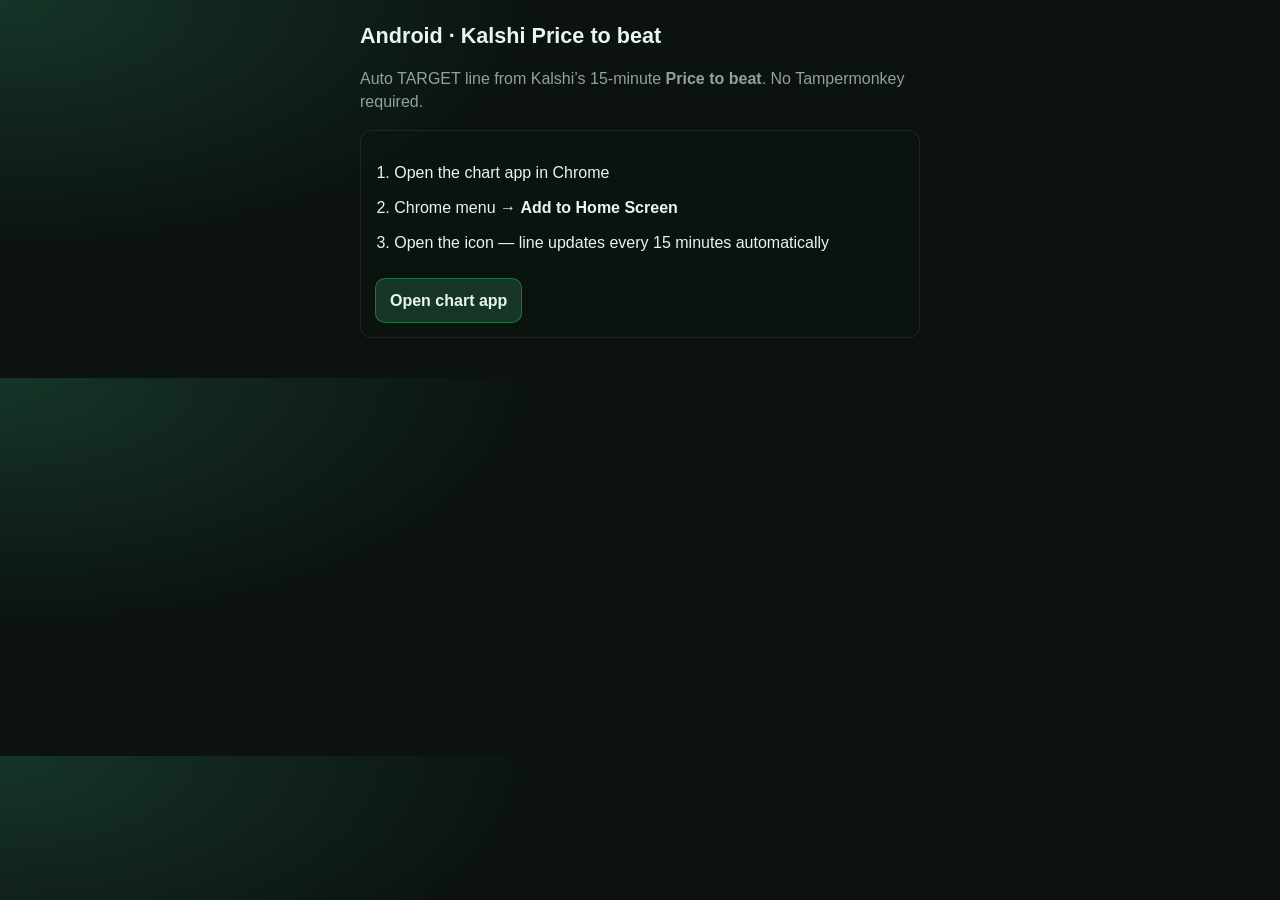
<file: static/android-tradingview.html>
<!DOCTYPE html>
<html lang="en">
  <head>
    <meta charset="UTF-8" />
    <meta name="viewport" content="width=device-width, initial-scale=1, viewport-fit=cover" />
    <title>Kalshi Price to beat — Android</title>
    <style>
      :root {
        color-scheme: dark;
        --bg: #0b1210;
        --fg: #e7f6ee;
        --muted: #8fa399;
        --accent: #1ac96b;
      }
      body {
        margin: 0;
        font: 16px/1.45 "IBM Plex Sans", "Segoe UI", sans-serif;
        background:
          radial-gradient(900px 420px at 0% 0%, #163528, transparent 60%),
          var(--bg);
        color: var(--fg);
        padding: 20px 18px 40px;
      }
      main { max-width: 560px; margin: 0 auto; }
      h1 { font-size: 1.35rem; margin: 0 0 8px; }
      p { color: var(--muted); }
      ol { padding-left: 1.2rem; }
      li { margin: 12px 0; }
      a.btn {
        display: inline-block;
        margin-top: 8px;
        padding: 10px 14px;
        border-radius: 10px;
        background: #163526;
        color: var(--fg);
        text-decoration: none;
        border: 1px solid rgba(26, 201, 107, 0.45);
        font-weight: 600;
      }
      .card {
        margin-top: 16px;
        padding: 14px;
        border: 1px solid rgba(255,255,255,.08);
        border-radius: 12px;
        background: rgba(12, 20, 16, .7);
      }
    </style>
  </head>
  <body>
    <main>
      <h1>Android · Kalshi Price to beat</h1>
      <p>
        Auto TARGET line from Kalshi’s 15-minute <strong>Price to beat</strong>.
        No Tampermonkey required.
      </p>
      <div class="card">
        <ol>
          <li>Open the chart app in Chrome</li>
          <li>Chrome menu → <strong>Add to Home Screen</strong></li>
          <li>Open the icon — line updates every 15 minutes automatically</li>
        </ol>
        <a class="btn" href="/">Open chart app</a>
      </div>
    </main>
  </body>
</html>
</file>
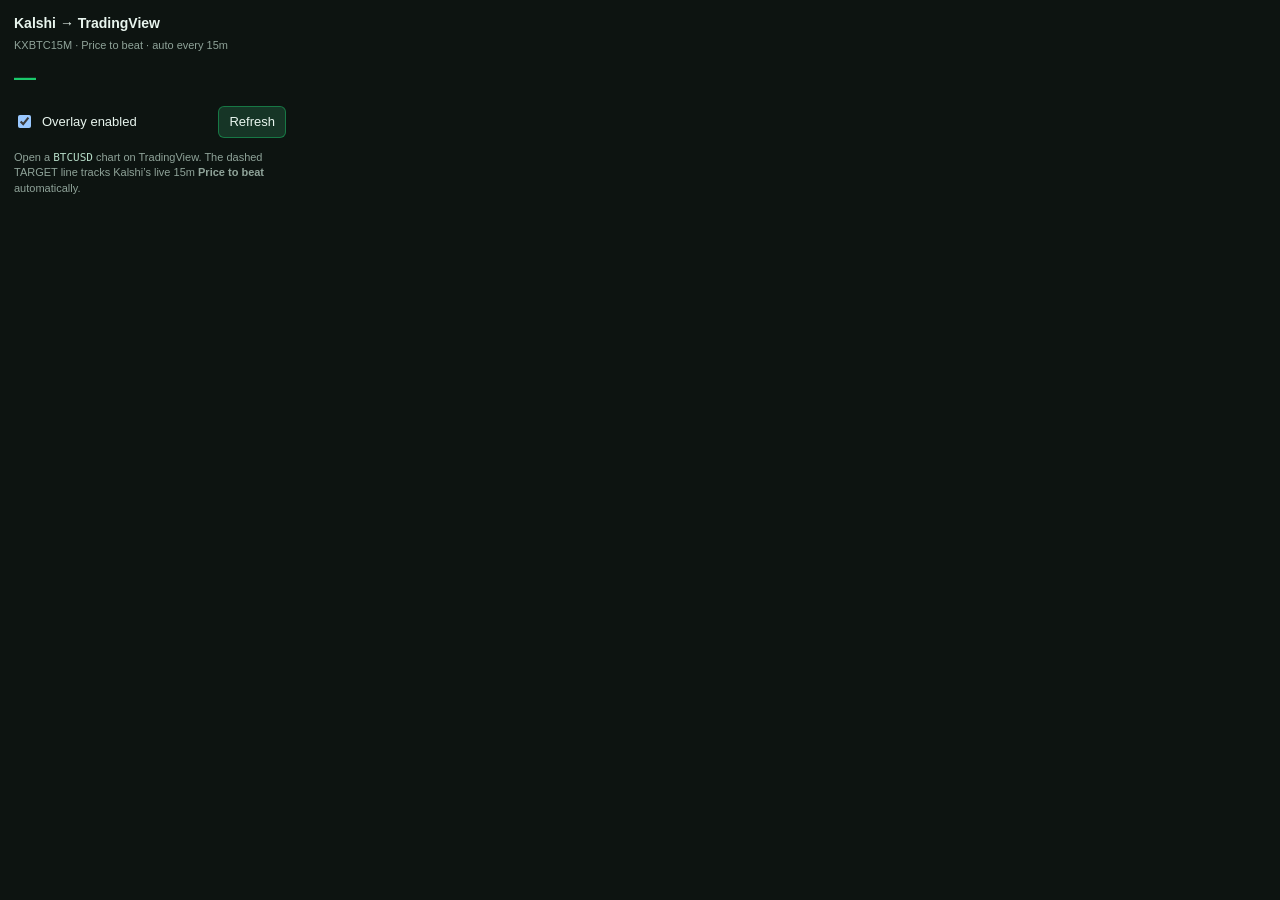
<file: extras/tradingview-extension/popup.html>
<!DOCTYPE html>
<html lang="en">
  <head>
    <meta charset="UTF-8" />
    <title>Kalshi BTC Target</title>
    <style>
      :root {
        color-scheme: dark;
        --bg: #0d1411;
        --fg: #e8f5ee;
        --muted: #8fa399;
        --accent: #1ac96b;
        --warn: #ffd28a;
      }
      body {
        margin: 0;
        width: 300px;
        font: 13px/1.4 "IBM Plex Sans", "Segoe UI", sans-serif;
        background: var(--bg);
        color: var(--fg);
      }
      main {
        padding: 14px 14px 12px;
      }
      h1 {
        margin: 0 0 4px;
        font-size: 14px;
        font-weight: 650;
      }
      .muted {
        color: var(--muted);
        font-size: 11px;
      }
      .row {
        display: flex;
        align-items: center;
        justify-content: space-between;
        gap: 10px;
        margin-top: 12px;
      }
      .target {
        font-size: 22px;
        font-weight: 700;
        color: var(--accent);
        letter-spacing: -0.02em;
        margin-top: 10px;
      }
      .error {
        color: var(--warn);
        margin-top: 8px;
        font-size: 12px;
      }
      button {
        background: #163526;
        color: var(--fg);
        border: 1px solid rgba(26, 201, 107, 0.45);
        border-radius: 6px;
        padding: 6px 10px;
        cursor: pointer;
        font: inherit;
      }
      button:hover {
        border-color: var(--accent);
      }
      label.toggle {
        display: flex;
        align-items: center;
        gap: 8px;
        cursor: pointer;
        user-select: none;
      }
      code {
        font-size: 11px;
        color: #b6dcc7;
      }
    </style>
  </head>
  <body>
    <main>
      <h1>Kalshi → TradingView</h1>
      <div class="muted">KXBTC15M · Price to beat · auto every 15m</div>
      <div id="target" class="target">—</div>
      <div id="meta" class="muted"></div>
      <div id="error" class="error" hidden></div>
      <div class="row">
        <label class="toggle">
          <input type="checkbox" id="enabled" checked />
          Overlay enabled
        </label>
        <button type="button" id="refresh">Refresh</button>
      </div>
      <p class="muted" style="margin: 12px 0 0">
          Open a <code>BTCUSD</code> chart on TradingView. The dashed TARGET line
          tracks Kalshi’s live 15m <strong>Price to beat</strong> automatically.
      </p>
    </main>
    <script src="popup.js"></script>
  </body>
</html>
</file>
